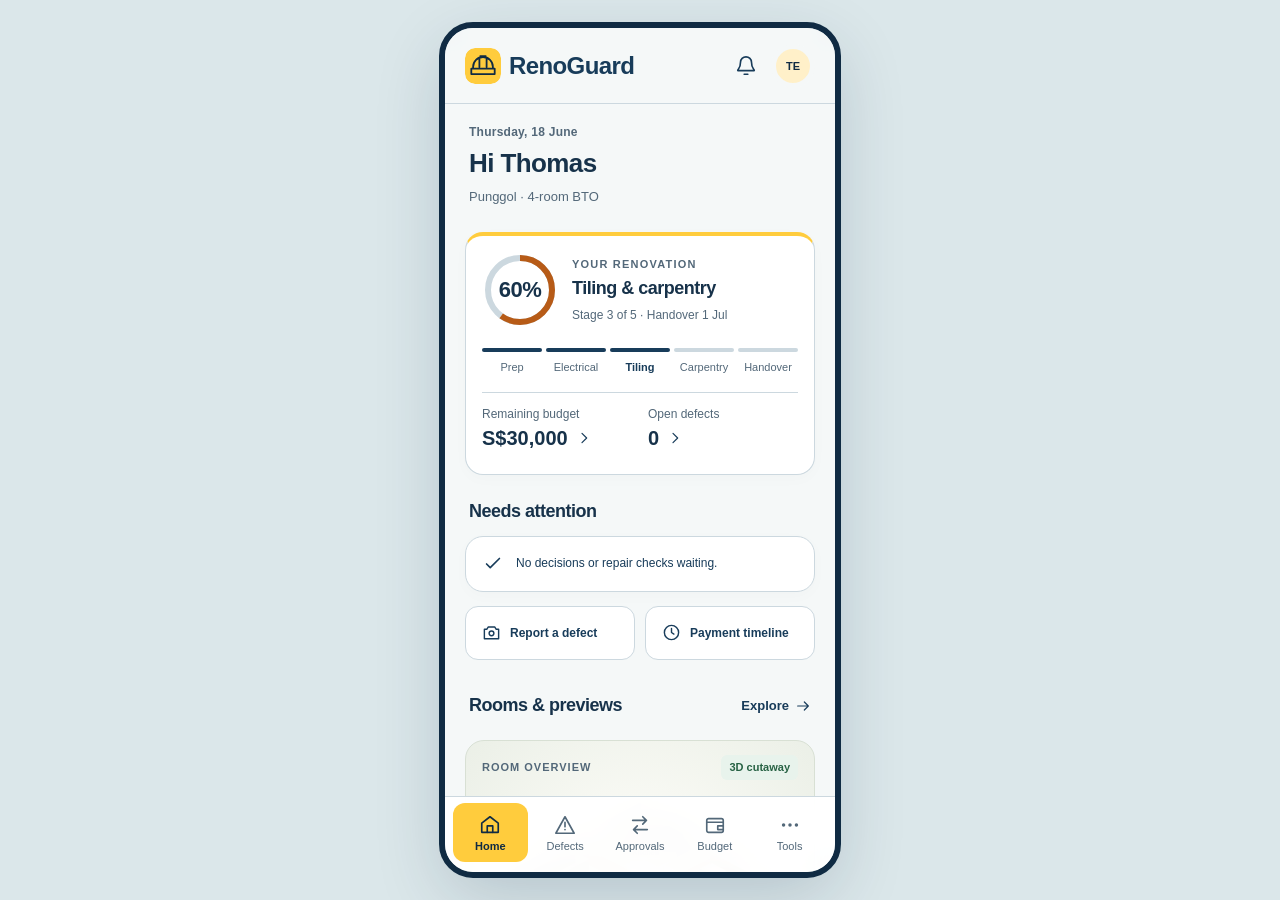
<file: index.html>
<!DOCTYPE html>
<html lang="en">
<head>
  <meta charset="utf-8">
  <script>
    (function (m, a, z, e) {
      var s, t, u, v;
      try {
        t = m.sessionStorage.getItem('maze-us');
      } catch (err) {}

      if (!t) {
        t = new Date().getTime();
        try {
          m.sessionStorage.setItem('maze-us', t);
        } catch (err) {}
      }

      u = document.currentScript || (function () {
        var w = document.getElementsByTagName('script');
        return w[w.length - 1];
      })();
      v = u && u.nonce;

      s = a.createElement('script');
      s.src = z + '?apiKey=' + e;
      s.async = true;
      if (v) s.setAttribute('nonce', v);
      a.getElementsByTagName('head')[0].appendChild(s);
      m.mazeUniversalSnippetApiKey = e;
    })(window, document, 'https://snippet.maze.co/maze-universal-loader.js', 'ede470fb-8637-4a8c-a53a-3ca6eed5175e');
  </script>
  <meta name="viewport" content="width=device-width, initial-scale=1, viewport-fit=cover">
  <meta name="theme-color" content="#183c5a">
  <meta name="description" content="RenoGuard for mobile. Review renovation changes, track defects, and stay in control of your project budget.">
  <title>RenoGuard · Mobile</title>
  <link rel="icon" href="assets/renoguard-mark.svg" type="image/svg+xml">
  <link rel="preload" href="assets/bathroom.webp" as="image">
  <link rel="stylesheet" href="mobile/styles.css">
  <script src="shared/project-store.js" defer></script>
  <script src="mobile/room-model.js" defer></script>
  <script src="mobile/comparison.js" defer></script>
  <script src="mobile/loop11-completion.js" defer></script>
  <script src="mobile/app.js" defer></script>
</head>
<body>
  <div class="startup" id="startup" aria-label="Preparing your project"><span class="startup-logo"><img src="assets/renoguard-mark.svg" width="64" height="64" alt=""></span><strong>RenoGuard</strong><p>Loading project…</p><span class="startup-track"><i></i></span></div>
  <a class="skip-link" href="#content">Skip to screen content</a>
  <svg class="icon-sprite" xmlns="http://www.w3.org/2000/svg" aria-hidden="true">
    <symbol id="i-home" viewBox="0 0 24 24"><path d="m3 10 9-7 9 7v10H3z"/><path d="M9 20v-7h6v7"/></symbol>
    <symbol id="i-rooms" viewBox="0 0 24 24"><rect x="3" y="3" width="18" height="18" rx="2"/><path d="M3 12h8m4 0h6M12 3v5m0 8v5"/></symbol>
    <symbol id="i-defects" viewBox="0 0 24 24"><path d="m12 3 10 18H2zM12 9v5m0 3v.1"/></symbol>
    <symbol id="i-changes" viewBox="0 0 24 24"><path d="M4 7h15m-4-4 4 4-4 4M20 17H5m4-4-4 4 4 4"/></symbol>
    <symbol id="i-budget" viewBox="0 0 24 24"><rect x="3" y="5" width="18" height="15" rx="2"/><path d="M3 9h18m0 4h-6v4h6"/></symbol>
    <symbol id="i-bell" viewBox="0 0 24 24"><path d="M18 8a6 6 0 0 0-12 0c0 7-3 7-3 9h18c0-2-3-2-3-9M10 21h4"/></symbol>
    <symbol id="i-right" viewBox="0 0 24 24"><path d="m9 5 7 7-7 7"/></symbol>
    <symbol id="i-arrow" viewBox="0 0 24 24"><path d="M4 12h16m-6-6 6 6-6 6"/></symbol>
    <symbol id="i-back" viewBox="0 0 24 24"><path d="M20 12H4m6-6-6 6 6 6"/></symbol>
    <symbol id="i-check" viewBox="0 0 24 24"><path d="m5 12 4 4L19 6"/></symbol>
    <symbol id="i-clock" viewBox="0 0 24 24"><circle cx="12" cy="12" r="9"/><path d="M12 7v5l3 2"/></symbol>
    <symbol id="i-file" viewBox="0 0 24 24"><path d="M14 3H5v18h14V8zM14 3v5h5M8 12h8m-8 4h6"/></symbol>
    <symbol id="i-plus" viewBox="0 0 24 24"><path d="M12 5v14M5 12h14"/></symbol>
    <symbol id="i-search" viewBox="0 0 24 24"><circle cx="10" cy="10" r="6"/><path d="m15 15 6 6"/></symbol>
    <symbol id="i-close" viewBox="0 0 24 24"><path d="m6 6 12 12M6 18 18 6"/></symbol>
    <symbol id="i-camera" viewBox="0 0 24 24"><path d="M8 5 6 8H3v12h18V8h-3l-2-3z"/><circle cx="12" cy="13" r="3"/></symbol>
    <symbol id="i-info" viewBox="0 0 24 24"><circle cx="12" cy="12" r="9"/><path d="M12 11v6m0-10v.1"/></symbol>
    <symbol id="i-sparkles" viewBox="0 0 24 24"><path d="m10 3 2.5 6.5L19 12l-6.5 2.5L10 21l-2.5-6.5L1 12l6.5-2.5zM19 2v5m-2.5-2.5h5"/></symbol>
    <symbol id="i-send" viewBox="0 0 24 24"><path d="m21 3-7 18-4-10-7-4zM10 11 21 3"/></symbol>
    <symbol id="i-refresh" viewBox="0 0 24 24"><path d="M20 7v5h-5M4 17v-5h5M5 8a8 8 0 0 1 13-3l2 2M4 17l2 2a8 8 0 0 0 13-3"/></symbol>
    <symbol id="i-more" viewBox="0 0 24 24"><circle cx="5" cy="12" r="1"/><circle cx="12" cy="12" r="1"/><circle cx="19" cy="12" r="1"/></symbol>
  </svg>
  <div class="mobile-app">
    <div class="app-viewport">
    <header class="app-header">
      <button class="icon-button back-button" data-action="back" aria-label="Back to previous screen" hidden><svg><use href="#i-back"/></svg></button>
      <a class="brand" href="#overview" aria-label="RenoGuard overview"><img class="brand-mark" src="assets/renoguard-mark.svg" width="36" height="36" alt="">RenoGuard</a>
      <span class="header-context" id="header-context" hidden></span>
      <div class="header-actions"><a class="icon-button header-home" href="#overview" aria-label="Back to home" hidden><svg><use href="#i-home"/></svg></a><a class="icon-button notification-button" href="#updates" aria-label="Project updates"><svg><use href="#i-bell"/></svg><span class="notification-dot" id="notification-dot"></span></a><a class="avatar" href="#profile" aria-label="Your profile">TE</a></div>
    </header>
    <main id="content" tabindex="-1"></main>
    </div>
    <div class="variation-actions" id="variation-actions" aria-label="Variation actions" hidden></div>
    <nav class="bottom-nav" aria-label="Main navigation">
      <a href="#overview" data-tab="overview" aria-current="page"><svg><use href="#i-home"/></svg><span>Home</span></a>
      <a href="#defects" data-tab="defects"><svg><use href="#i-defects"/></svg><span>Defects</span><span class="nav-dot" id="defect-nav-dot" hidden></span></a>
      <a href="#changes" data-tab="changes"><svg><use href="#i-changes"/></svg><span>Approvals</span><span class="nav-dot" id="change-nav-dot"></span></a>
      <a href="#budget" data-tab="budget"><svg><use href="#i-budget"/></svg><span>Budget</span></a>
      <a href="#more" data-tab="more"><svg><use href="#i-more"/></svg><span>Tools</span></a>
    </nav>
  </div>
  <dialog id="room-dialog" class="room-dialog" aria-labelledby="room-dialog-title"><div id="room-dialog-content"></div></dialog>
  <div class="sr-only" id="announcements" role="status" aria-live="polite"></div>
  <noscript><style>.startup{display:none}</style><p class="noscript">Enable JavaScript to use the prototype.</p></noscript>
  <script src="https://cdn.loop11.com/embed.js" type="text/javascript" async="async"></script>
</body>
</html>
</file>
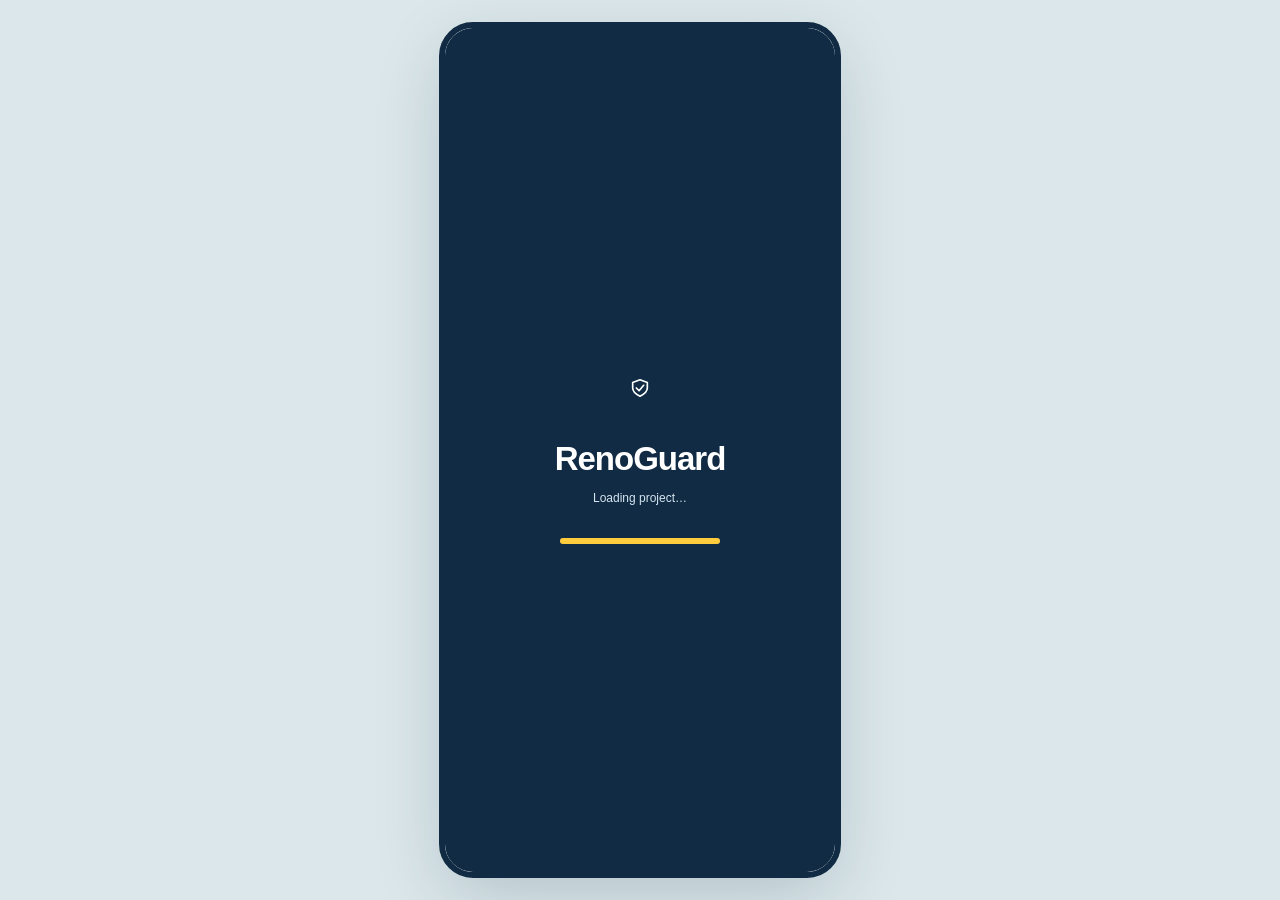
<file: mobile/index.html>
<!DOCTYPE html>
<html lang="en">
<head>
  <meta charset="utf-8">
  <meta name="viewport" content="width=device-width, initial-scale=1, viewport-fit=cover">
  <meta name="theme-color" content="#174d43">
  <meta name="description" content="RenoGuard for mobile. Review renovation changes, track defects, and stay in control of your project budget.">
  <title>RenoGuard · Mobile</title>
  <link rel="preload" href="/assets/bathroom.webp" as="image">
  <link rel="stylesheet" href="/mobile/styles.css">
  <script src="/shared/project-store.js" defer></script>
  <script src="/mobile/room-model.js" defer></script>
  <script src="/mobile/app.js" defer></script>
</head>
<body>
  <div class="startup" id="startup" aria-label="Preparing your project"><span class="startup-logo"><svg aria-hidden="true"><use href="#i-shield"/></svg></span><strong>RenoGuard</strong><p>Loading project…</p><span class="startup-track"><i></i></span></div>
  <a class="skip-link" href="#content">Skip to screen content</a>
  <svg class="icon-sprite" xmlns="http://www.w3.org/2000/svg" aria-hidden="true">
    <symbol id="i-shield" viewBox="0 0 24 24"><path d="m12 3 8 3v6c0 5-8 9-8 9s-8-4-8-9V6z"/><path d="m8 12 3 3 5-6"/></symbol>
    <symbol id="i-home" viewBox="0 0 24 24"><path d="m3 10 9-7 9 7v10H3z"/><path d="M9 20v-7h6v7"/></symbol>
    <symbol id="i-rooms" viewBox="0 0 24 24"><rect x="3" y="3" width="18" height="18" rx="2"/><path d="M3 12h8m4 0h6M12 3v5m0 8v5"/></symbol>
    <symbol id="i-defects" viewBox="0 0 24 24"><path d="m12 3 10 18H2zM12 9v5m0 3v.1"/></symbol>
    <symbol id="i-changes" viewBox="0 0 24 24"><path d="M4 7h15m-4-4 4 4-4 4M20 17H5m4-4-4 4 4 4"/></symbol>
    <symbol id="i-budget" viewBox="0 0 24 24"><rect x="3" y="5" width="18" height="15" rx="2"/><path d="M3 9h18m0 4h-6v4h6"/></symbol>
    <symbol id="i-bell" viewBox="0 0 24 24"><path d="M18 8a6 6 0 0 0-12 0c0 7-3 7-3 9h18c0-2-3-2-3-9M10 21h4"/></symbol>
    <symbol id="i-right" viewBox="0 0 24 24"><path d="m9 5 7 7-7 7"/></symbol>
    <symbol id="i-arrow" viewBox="0 0 24 24"><path d="M4 12h16m-6-6 6 6-6 6"/></symbol>
    <symbol id="i-back" viewBox="0 0 24 24"><path d="M20 12H4m6-6-6 6 6 6"/></symbol>
    <symbol id="i-check" viewBox="0 0 24 24"><path d="m5 12 4 4L19 6"/></symbol>
    <symbol id="i-clock" viewBox="0 0 24 24"><circle cx="12" cy="12" r="9"/><path d="M12 7v5l3 2"/></symbol>
    <symbol id="i-file" viewBox="0 0 24 24"><path d="M14 3H5v18h14V8zM14 3v5h5M8 12h8m-8 4h6"/></symbol>
    <symbol id="i-plus" viewBox="0 0 24 24"><path d="M12 5v14M5 12h14"/></symbol>
    <symbol id="i-search" viewBox="0 0 24 24"><circle cx="10" cy="10" r="6"/><path d="m15 15 6 6"/></symbol>
    <symbol id="i-close" viewBox="0 0 24 24"><path d="m6 6 12 12M6 18 18 6"/></symbol>
    <symbol id="i-camera" viewBox="0 0 24 24"><path d="M8 5 6 8H3v12h18V8h-3l-2-3z"/><circle cx="12" cy="13" r="3"/></symbol>
    <symbol id="i-info" viewBox="0 0 24 24"><circle cx="12" cy="12" r="9"/><path d="M12 11v6m0-10v.1"/></symbol>
    <symbol id="i-sparkles" viewBox="0 0 24 24"><path d="m10 3 2.5 6.5L19 12l-6.5 2.5L10 21l-2.5-6.5L1 12l6.5-2.5zM19 2v5m-2.5-2.5h5"/></symbol>
    <symbol id="i-send" viewBox="0 0 24 24"><path d="m21 3-7 18-4-10-7-4zM10 11 21 3"/></symbol>
    <symbol id="i-refresh" viewBox="0 0 24 24"><path d="M20 7v5h-5M4 17v-5h5M5 8a8 8 0 0 1 13-3l2 2M4 17l2 2a8 8 0 0 0 13-3"/></symbol>
    <symbol id="i-more" viewBox="0 0 24 24"><circle cx="5" cy="12" r="1"/><circle cx="12" cy="12" r="1"/><circle cx="19" cy="12" r="1"/></symbol>
  </svg>
  <div class="mobile-app">
    <div class="app-viewport">
    <header class="app-header">
      <button class="icon-button back-button" data-action="back" aria-label="Back to previous screen" hidden><svg><use href="#i-back"/></svg></button>
      <a class="brand" href="#overview" aria-label="RenoGuard overview"><span class="brand-mark"><svg><use href="#i-shield"/></svg></span>renoguard<span class="brand-dot">.</span></a>
      <span class="header-context" id="header-context" hidden></span>
      <div class="header-actions"><a class="icon-button header-home" href="#overview" aria-label="Back to home" hidden><svg><use href="#i-home"/></svg></a><a class="icon-button notification-button" href="#updates" aria-label="Project updates"><svg><use href="#i-bell"/></svg><span class="notification-dot" id="notification-dot"></span></a><a class="avatar" href="#profile" aria-label="Your profile">TE</a></div>
    </header>
    <div id="storage-notice" class="storage-notice" hidden>Saving is unavailable in this browser. Your changes may disappear after a reload.</div>
    <main id="content" tabindex="-1"></main>
    </div>
    <nav class="bottom-nav" aria-label="Main navigation">
      <a href="#overview" data-tab="overview" aria-current="page"><svg><use href="#i-home"/></svg><span>Home</span></a>
      <a href="#defects" data-tab="defects"><svg><use href="#i-defects"/></svg><span>Defects</span><span class="nav-dot" id="defect-nav-dot" hidden></span></a>
      <a href="#changes" data-tab="changes"><svg><use href="#i-changes"/></svg><span>Approvals</span><span class="nav-dot" id="change-nav-dot"></span></a>
      <a href="#budget" data-tab="budget"><svg><use href="#i-budget"/></svg><span>Budget</span></a>
      <a href="#more" data-tab="more"><svg><use href="#i-more"/></svg><span>Tools</span></a>
    </nav>
  </div>
  <dialog id="room-dialog" class="room-dialog" aria-labelledby="room-dialog-title"><div id="room-dialog-content"></div></dialog>
  <div class="sr-only" id="announcements" role="status" aria-live="polite"></div>
  <noscript><style>.startup{display:none}</style><p class="noscript">Enable JavaScript to use the prototype.</p></noscript>
</body>
</html>
</file>
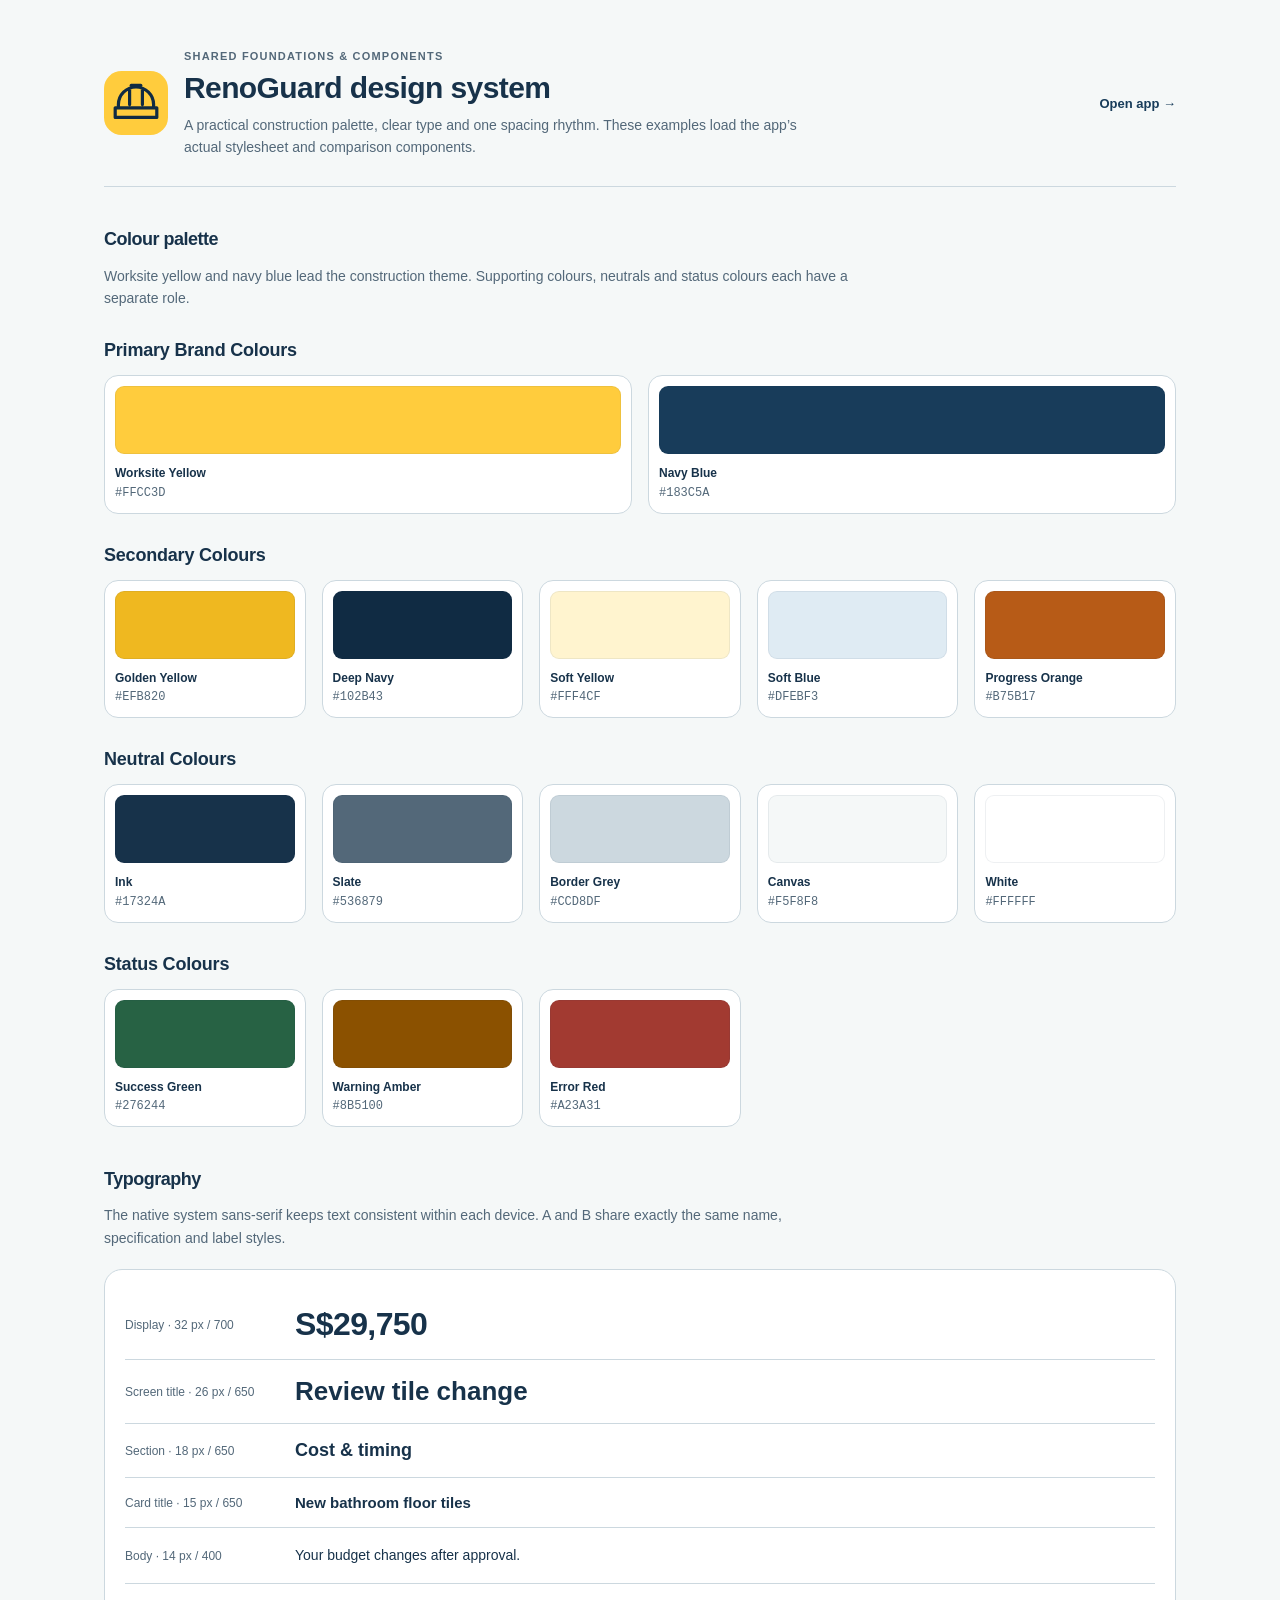
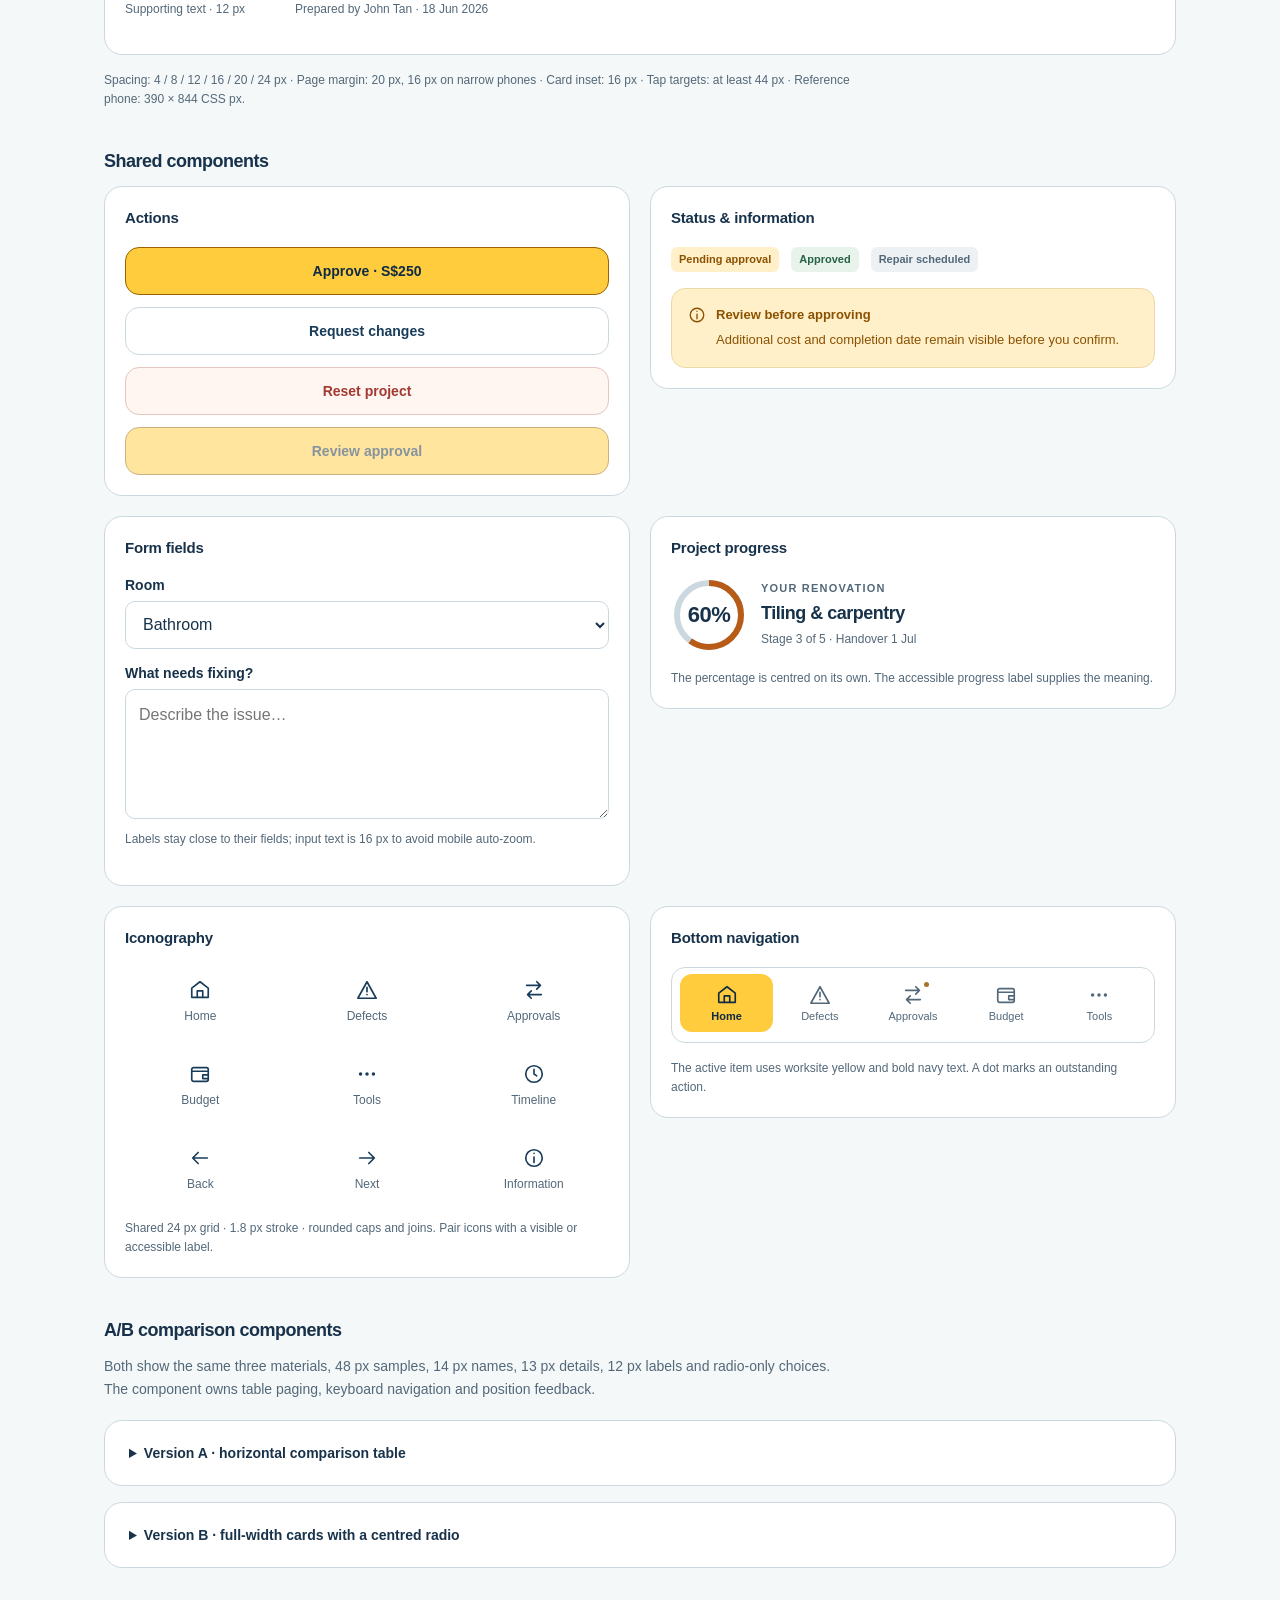
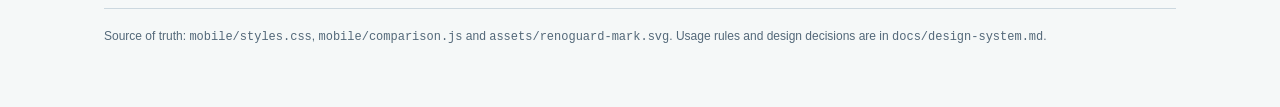
<file: docs/design-system.html>
<!doctype html>
<html lang="en">
<head>
  <meta charset="utf-8">
  <meta name="viewport" content="width=device-width,initial-scale=1">
  <base href="../">
  <title>RenoGuard · Design system</title>
  <link rel="icon" href="assets/renoguard-mark.svg">
  <link rel="stylesheet" href="mobile/styles.css">
  <script src="mobile/comparison.js" defer></script>
  <style>
    html,body { height:auto; min-height:100%; overflow:visible; }
    body { background:var(--canvas); }
    .reference { max-width:1120px; min-height:0; margin:auto; padding:48px 24px 64px; }
    .reference-header { display:flex; align-items:center; gap:16px; padding-bottom:28px; border-bottom:1px solid var(--line); }
    .reference-header > img { width:64px; height:64px; flex:none; }
    .reference-header h1 { font-size:30px; margin:4px 0 8px; }
    .reference-header p { max-width:650px; color:var(--muted); }
    .reference-header > a { margin-left:auto; white-space:nowrap; }
    .reference-section { margin-top:40px; scroll-margin-top:16px; }
    .reference-section > h2 { margin-bottom:12px; }
    .reference-section > p { max-width:750px; margin-bottom:20px; color:var(--muted); }
    .palette { display:grid; grid-template-columns:repeat(5,minmax(0,1fr)); gap:16px; }
    .palette-primary { grid-template-columns:repeat(2,minmax(0,1fr)); }
    #colours h3 { margin:28px 0 12px; font-size:18px; }
    .swatch { padding:10px; border:1px solid var(--line); border-radius:14px; background:var(--white); }
    .swatch-colour { height:68px; margin-bottom:10px; border:1px solid #17324a12; border-radius:9px; background:var(--swatch); }
    .swatch strong,.swatch code { display:block; font-size:12px; line-height:1.6; }
    .swatch code { color:var(--muted); }
    .component-grid { display:grid; grid-template-columns:repeat(2,minmax(0,1fr)); align-items:start; gap:20px; }
    .component { min-width:0; padding:20px; border:1px solid var(--line); border-radius:18px; background:var(--white); }
    .component > h3 { margin-bottom:18px; font-size:15px; }
    .component .stack { gap:12px; }
    .icon-catalogue { display:grid; grid-template-columns:repeat(3,minmax(0,1fr)); gap:16px; }
    .icon-catalogue div { display:grid; justify-items:center; gap:8px; padding:12px 4px; color:var(--primary); }
    .icon-catalogue small { font-size:12px; color:var(--muted); }
    .pill-row { display:flex; flex-wrap:wrap; gap:12px; }
    .type-row { display:grid; grid-template-columns:150px minmax(0,1fr); align-items:center; gap:20px; padding:16px 0; border-bottom:1px solid var(--line); }
    .type-row:last-child { border-bottom:0; }
    .type-row > small { color:var(--muted); }
    .type-display { font-size:32px; font-weight:700; letter-spacing:-.6px; }
    .type-title { font-size:var(--text-title); font-weight:650; line-height:1.2; }
    .type-section { font-size:var(--text-section); font-weight:650; }
    .type-item { font-size:var(--text-item); font-weight:650; }
    .type-body { font-size:var(--text-body); line-height:1.6; }
    .type-note { font-size:var(--text-small); line-height:1.5; color:var(--muted); }
    .scale-note { padding:16px 0 0; color:var(--muted); font-size:12px; }
    .specimen { width:100%; max-width:390px; margin:16px auto 0; padding:20px; border-radius:20px; background:var(--canvas); }
    .reference details { border:1px solid var(--line); border-radius:18px; padding:16px; background:var(--white); }
    .reference details + details { margin-top:16px; }
    .reference summary { padding:8px; font-size:14px; font-weight:650; cursor:pointer; }
    .reference footer { margin-top:40px; padding-top:20px; border-top:1px solid var(--line); color:var(--muted); font-size:12px; }
    .component .field { margin:0 0 16px; }
    .component .notice { margin-top:16px; }
    .reference .reference-nav { position:static; left:auto; transform:none; width:100%; max-width:none; border:1px solid var(--line); border-radius:14px; }
    .reference .comparison-options { font-family:inherit; }
    @media(max-width:700px) { .reference { padding:24px 16px 40px; } .palette { grid-template-columns:repeat(3,minmax(0,1fr)); } .component-grid { grid-template-columns:1fr; } .reference-header { flex-wrap:wrap; } .reference-header > a { margin-left:80px; } }
    @media(max-width:420px) { .palette { grid-template-columns:repeat(2,minmax(0,1fr)); } .type-row { grid-template-columns:1fr; gap:8px; } .specimen { padding:12px; } .reference details { padding:8px; } }
  </style>
</head>
<body>
  <svg class="icon-sprite" xmlns="http://www.w3.org/2000/svg" aria-hidden="true">
    <symbol id="i-back" viewBox="0 0 24 24"><path d="M20 12H4m6-6-6 6 6 6"/></symbol>
    <symbol id="i-arrow" viewBox="0 0 24 24"><path d="M4 12h16m-6-6 6 6-6 6"/></symbol>
    <symbol id="i-clock" viewBox="0 0 24 24"><circle cx="12" cy="12" r="9"/><path d="M12 7v5l3 2"/></symbol>
    <symbol id="i-info" viewBox="0 0 24 24"><circle cx="12" cy="12" r="9"/><path d="M12 11v6m0-10v.1"/></symbol>
    <symbol id="i-home" viewBox="0 0 24 24"><path d="m3 10 9-7 9 7v10H3z"/><path d="M9 20v-7h6v7"/></symbol>
    <symbol id="i-defects" viewBox="0 0 24 24"><path d="m12 3 10 18H2zM12 9v5m0 3v.1"/></symbol>
    <symbol id="i-changes" viewBox="0 0 24 24"><path d="M4 7h15m-4-4 4 4-4 4M20 17H5m4-4-4 4 4 4"/></symbol>
    <symbol id="i-budget" viewBox="0 0 24 24"><rect x="3" y="5" width="18" height="15" rx="2"/><path d="M3 9h18m0 4h-6v4h6"/></symbol>
    <symbol id="i-more" viewBox="0 0 24 24"><circle cx="5" cy="12" r="1"/><circle cx="12" cy="12" r="1"/><circle cx="19" cy="12" r="1"/></symbol>
  </svg>
  <main class="reference">
    <header class="reference-header">
      <img src="assets/renoguard-mark.svg" width="64" height="64" alt="RenoGuard hard-hat logo">
      <div><p class="eyebrow">Shared foundations & components</p><h1>RenoGuard design system</h1><p>A practical construction palette, clear type and one spacing rhythm. These examples load the app’s actual stylesheet and comparison components.</p></div>
      <a class="text-link" href="./">Open app →</a>
    </header>

    <section class="reference-section" id="colours">
<h2>Colour palette</h2><p>Worksite yellow and navy blue lead the construction theme. Supporting colours, neutrals and status colours each have a separate role.</p>
<h3>Primary Brand Colours</h3><div class="palette palette-primary"><div class="swatch"><div class="swatch-colour" style="--swatch:var(--build-yellow)"></div><strong>Worksite Yellow</strong><code>#FFCC3D</code></div><div class="swatch"><div class="swatch-colour" style="--swatch:var(--primary)"></div><strong>Navy Blue</strong><code>#183C5A</code></div></div>
<h3>Secondary Colours</h3><div class="palette"><div class="swatch"><div class="swatch-colour" style="--swatch:var(--build-yellow-pressed)"></div><strong>Golden Yellow</strong><code>#EFB820</code></div><div class="swatch"><div class="swatch-colour" style="--swatch:var(--primary-dark)"></div><strong>Deep Navy</strong><code>#102B43</code></div><div class="swatch"><div class="swatch-colour" style="--swatch:var(--build-yellow-soft)"></div><strong>Soft Yellow</strong><code>#FFF4CF</code></div><div class="swatch"><div class="swatch-colour" style="--swatch:var(--primary-soft)"></div><strong>Soft Blue</strong><code>#DFEBF3</code></div><div class="swatch"><div class="swatch-colour" style="--swatch:var(--build-orange)"></div><strong>Progress Orange</strong><code>#B75B17</code></div></div>
<h3>Neutral Colours</h3><div class="palette"><div class="swatch"><div class="swatch-colour" style="--swatch:var(--ink)"></div><strong>Ink</strong><code>#17324A</code></div><div class="swatch"><div class="swatch-colour" style="--swatch:var(--muted)"></div><strong>Slate</strong><code>#536879</code></div><div class="swatch"><div class="swatch-colour" style="--swatch:var(--line)"></div><strong>Border Grey</strong><code>#CCD8DF</code></div><div class="swatch"><div class="swatch-colour" style="--swatch:var(--canvas)"></div><strong>Canvas</strong><code>#F5F8F8</code></div><div class="swatch"><div class="swatch-colour" style="--swatch:var(--white)"></div><strong>White</strong><code>#FFFFFF</code></div></div>
<h3>Status Colours</h3><div class="palette"><div class="swatch"><div class="swatch-colour" style="--swatch:var(--success)"></div><strong>Success Green</strong><code>#276244</code></div><div class="swatch"><div class="swatch-colour" style="--swatch:var(--amber)"></div><strong>Warning Amber</strong><code>#8B5100</code></div><div class="swatch"><div class="swatch-colour" style="--swatch:var(--red)"></div><strong>Error Red</strong><code>#A23A31</code></div></div>
</section>

    <section class="reference-section" id="typography">
      <h2>Typography</h2><p>The native system sans-serif keeps text consistent within each device. A and B share exactly the same name, specification and label styles.</p>
      <div class="component">
        <div class="type-row"><small>Display · 32 px / 700</small><span class="type-display">S$29,750</span></div>
        <div class="type-row"><small>Screen title · 26 px / 650</small><span class="type-title">Review tile change</span></div>
        <div class="type-row"><small>Section · 18 px / 650</small><span class="type-section">Cost & timing</span></div>
        <div class="type-row"><small>Card title · 15 px / 650</small><span class="type-item">New bathroom floor tiles</span></div>
        <div class="type-row"><small>Body · 14 px / 400</small><span class="type-body">Your budget changes after approval.</span></div>
        <div class="type-row"><small>Supporting text · 12 px</small><span class="type-note">Prepared by John Tan · 18 Jun 2026</span></div>
      </div>
      <p class="scale-note">Spacing: 4 / 8 / 12 / 16 / 20 / 24 px · Page margin: 20 px, 16 px on narrow phones · Card inset: 16 px · Tap targets: at least 44 px · Reference phone: 390 × 844 CSS px.</p>
    </section>

    <section class="reference-section" id="components">
      <h2>Shared components</h2>
      <div class="component-grid">
        <div class="component"><h3>Actions</h3><div class="stack"><button class="button primary" type="button">Approve · S$250</button><button class="button secondary" type="button">Request changes</button><button class="button danger" type="button">Reset project</button><button class="button primary" type="button" disabled>Review approval</button></div></div>
        <div class="component"><h3>Status & information</h3><div class="pill-row"><span class="status amber">Pending approval</span><span class="status green">Approved</span><span class="status neutral">Repair scheduled</span></div><div class="notice amber"><svg aria-hidden="true"><use href="#i-info"/></svg><div><strong>Review before approving</strong>Additional cost and completion date remain visible before you confirm.</div></div></div>
        <div class="component"><h3>Form fields</h3><div class="field"><label for="sample-room">Room</label><select id="sample-room"><option>Bathroom</option><option>Kitchen</option></select></div><div class="field"><label for="sample-detail">What needs fixing?</label><textarea id="sample-detail" placeholder="Describe the issue…"></textarea><p class="help">Labels stay close to their fields; input text is 16 px to avoid mobile auto-zoom.</p></div></div>
        <div class="component"><h3>Project progress</h3><div class="progress-top"><span class="progress-ring" role="progressbar" aria-label="Renovation progress" aria-valuemin="0" aria-valuemax="100" aria-valuenow="60"><svg viewBox="0 0 76 76" aria-hidden="true"><circle class="progress-ring-track" cx="38" cy="38" r="32"/><circle class="progress-ring-fill" cx="38" cy="38" r="32" pathLength="100" stroke-dasharray="60 100" transform="rotate(-90 38 38)"/></svg><span class="progress-ring-copy"><strong>60%</strong></span></span><div><p class="eyebrow">Your renovation</p><h2>Tiling & carpentry</h2><p>Stage 3 of 5 · Handover 1 Jul</p></div></div><p class="scale-note">The percentage is centred on its own. The accessible progress label supplies the meaning.</p></div>
<div class="component"><h3>Iconography</h3><div class="icon-catalogue"><div><svg aria-hidden="true"><use href="#i-home"/></svg><small>Home</small></div><div><svg aria-hidden="true"><use href="#i-defects"/></svg><small>Defects</small></div><div><svg aria-hidden="true"><use href="#i-changes"/></svg><small>Approvals</small></div><div><svg aria-hidden="true"><use href="#i-budget"/></svg><small>Budget</small></div><div><svg aria-hidden="true"><use href="#i-more"/></svg><small>Tools</small></div><div><svg aria-hidden="true"><use href="#i-clock"/></svg><small>Timeline</small></div><div><svg aria-hidden="true"><use href="#i-back"/></svg><small>Back</small></div><div><svg aria-hidden="true"><use href="#i-arrow"/></svg><small>Next</small></div><div><svg aria-hidden="true"><use href="#i-info"/></svg><small>Information</small></div></div><p class="scale-note">Shared 24 px grid · 1.8 px stroke · rounded caps and joins. Pair icons with a visible or accessible label.</p></div>
        <div class="component" id="navigation-example"><h3>Bottom navigation</h3><nav class="bottom-nav reference-nav" aria-label="Navigation example"><a href="docs/design-system.html#navigation-example" aria-current="page"><svg aria-hidden="true"><use href="#i-home"/></svg><span>Home</span></a><a href="docs/design-system.html#navigation-example"><svg aria-hidden="true"><use href="#i-defects"/></svg><span>Defects</span></a><a href="docs/design-system.html#navigation-example"><svg aria-hidden="true"><use href="#i-changes"/></svg><span>Approvals</span><span class="nav-dot"></span></a><a href="docs/design-system.html#navigation-example"><svg aria-hidden="true"><use href="#i-budget"/></svg><span>Budget</span></a><a href="docs/design-system.html#navigation-example"><svg aria-hidden="true"><use href="#i-more"/></svg><span>Tools</span></a></nav><p class="scale-note">The active item uses worksite yellow and bold navy text. A dot marks an outstanding action.</p></div>
      </div>
    </section>

    <section class="reference-section" id="comparisons">
      <h2>A/B comparison components</h2><p>Both show the same three materials, 48 px samples, 14 px names, 13 px details, 12 px labels and radio-only choices. The component owns table paging, keyboard navigation and position feedback.</p>
      <details><summary>Version A · horizontal comparison table</summary><div class="specimen" id="reference-table"></div></details>
      <details><summary>Version B · full-width cards with a centred radio</summary><div class="specimen" id="reference-cards"></div></details>
    </section>
    <footer>Source of truth: <code>mobile/styles.css</code>, <code>mobile/comparison.js</code> and <code>assets/renoguard-mark.svg</code>. Usage rules and design decisions are in <code>docs/design-system.md</code>.</footer>
  </main>
  <script>
    document.addEventListener('DOMContentLoaded', () => {
      const component = window.RenoGuardComparison;
      [['reference-table','a'],['reference-cards','b']].forEach(([id,variant]) => {
        const target = document.getElementById(id);
        let controller;
        const draw = (selectedTile = null) => {
          controller?.destroy();
          target.innerHTML = component.render(variant, { selectedTile });
          target.querySelectorAll('input[type="radio"]').forEach(input => { input.name = id; });
          controller = component.mount(target, { initialIndex: Math.max(0,Object.keys(component.materials).indexOf(selectedTile)) });
        };
        target.addEventListener('change', event => { if (event.target.dataset.reviewTile) draw(event.target.dataset.reviewTile); });
        draw();
      });
    });
  </script>
</body>
</html>
</file>
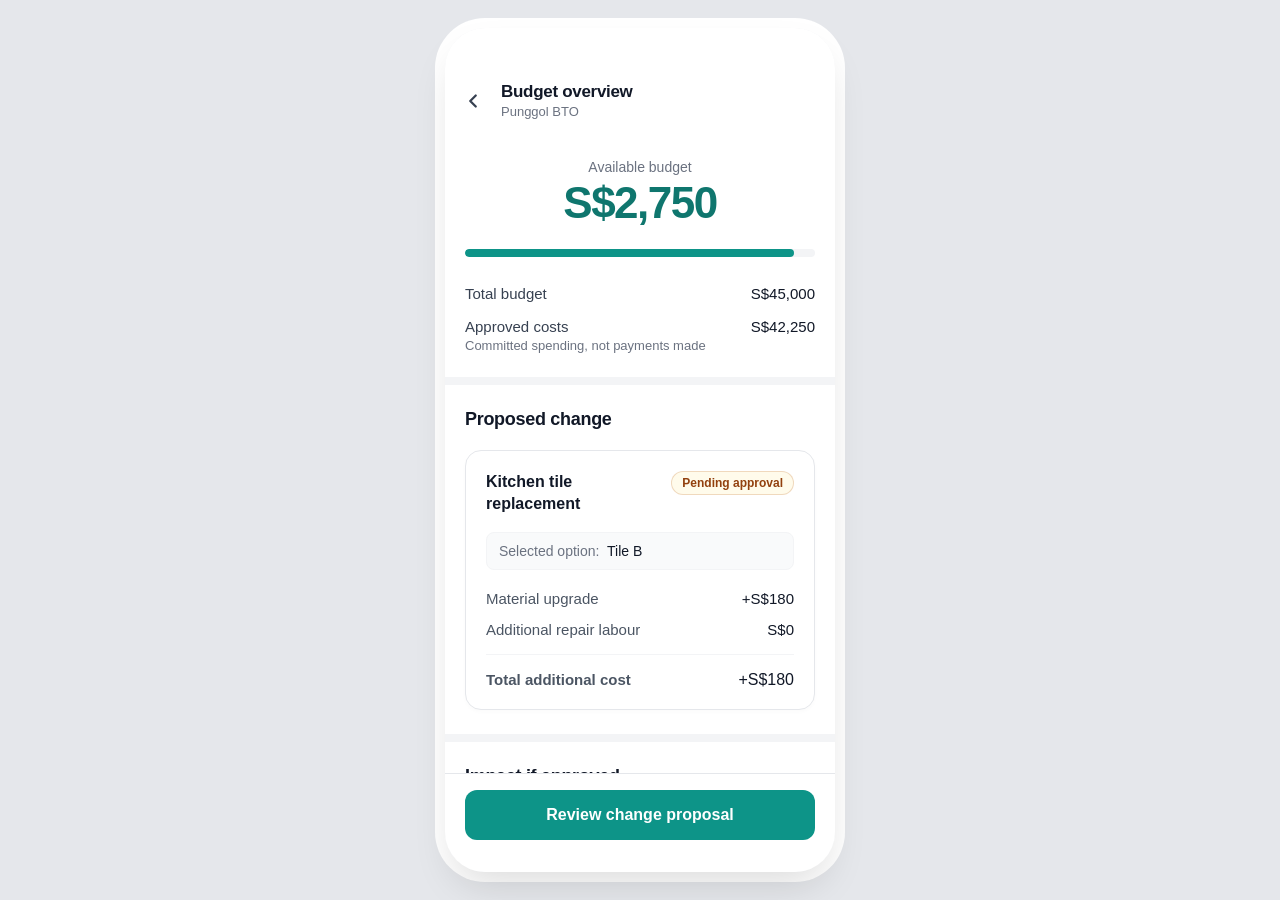
<file: drafts/budget.html>
<!DOCTYPE html>
<html lang="en">
<head>
  <meta charset="UTF-8">
  <meta name="viewport" content="width=device-width, initial-scale=1.0">
  <title>Budget Overview - Renoguard</title>
  <style>
    /* Design Tokens */
    :root {
      --teal-50: #F0FDFA;
      --teal-600: #0D9488;
      --teal-700: #0F766E;
      --gray-50: #F9FAFB;
      --gray-100: #F3F4F6;
      --gray-200: #E5E7EB;
      --gray-300: #D1D5DB;
      --gray-400: #9CA3AF;
      --gray-500: #6B7280;
      --gray-600: #4B5563;
      --gray-700: #374151;
      --gray-800: #1F2937;
      --gray-900: #111827;
      --amber-50: #FFFBEB;
      --amber-800: #92400E;
      --green-700: #15803D;
      --green-800: #166534;
    }

    * {
      box-sizing: border-box;
      margin: 0;
      padding: 0;
      font-family: -apple-system, BlinkMacSystemFont, "Segoe UI", Roboto, Helvetica, Arial, sans-serif;
      -webkit-font-smoothing: antialiased;
    }

    /* Presentation frame for desktop viewing */
    body {
      background-color: #E5E7EB;
      display: flex;
      justify-content: center;
      align-items: center;
      min-height: 100vh;
      color: var(--gray-900);
      padding: 20px;
    }

    .mobile-frame {
      width: 390px;
      height: 844px;
      background-color: var(--gray-100);
      border-radius: 40px;
      box-shadow: 0 20px 40px -10px rgba(0, 0, 0, 0.15), 0 0 0 10px #FFFFFF;
      overflow: hidden;
      display: flex;
      flex-direction: column;
      position: relative;
    }

    @media (max-width: 430px) {
      body { padding: 0; background-color: var(--gray-100); }
      .mobile-frame { width: 100vw; height: 100vh; border-radius: 0; box-shadow: none; }
    }

    /* Header */
    .header {
      background-color: #FFFFFF;
      padding: 54px 20px 16px;
      display: flex;
      align-items: center;
      gap: 12px;
      z-index: 10;
    }

    .back-btn {
      width: 32px;
      height: 32px;
      display: flex;
      align-items: center;
      justify-content: center;
      color: var(--gray-700);
      cursor: pointer;
      margin-left: -8px;
      border-radius: 50%;
    }

    .header-text { flex: 1; }

    .header-title {
      font-size: 17px;
      font-weight: 600;
      letter-spacing: -0.3px;
      color: var(--gray-900);
    }

    .header-subtitle {
      font-size: 13px;
      color: var(--gray-500);
      margin-top: 2px;
    }

    /* Main Content */
    .app-content {
      flex: 1;
      overflow-y: auto;
      display: flex;
      flex-direction: column;
      gap: 8px;
    }

    .section {
      background-color: #FFFFFF;
      padding: 24px 20px;
    }

    .section-title {
      font-size: 18px;
      font-weight: 600;
      margin-bottom: 20px;
      letter-spacing: -0.3px;
      color: var(--gray-900);
    }

    /* Budget Summary */
    .budget-available {
      text-align: center;
      margin-bottom: 24px;
    }

    .budget-available-label {
      font-size: 14px;
      color: var(--gray-500);
      margin-bottom: 6px;
      font-weight: 500;
    }

    .budget-available-amount {
      font-size: 44px;
      font-weight: 700;
      color: var(--teal-700);
      letter-spacing: -1.5px;
      line-height: 1;
    }

    .progress-container {
      margin-bottom: 28px;
    }

    .progress-bar-bg {
      height: 8px;
      background-color: var(--gray-100);
      border-radius: 4px;
      overflow: hidden;
    }

    .progress-bar-fill {
      height: 100%;
      background-color: var(--teal-600);
      width: 93.88%; /* 42250 / 45000 */
      border-radius: 4px;
    }

    .budget-row {
      display: flex;
      justify-content: space-between;
      align-items: flex-start;
      font-size: 15px;
      margin-bottom: 16px;
    }

    .budget-row:last-child { margin-bottom: 0; }

    .label-group {
      display: flex;
      flex-direction: column;
      gap: 3px;
    }

    .main-label { color: var(--gray-700); }
    .sub-label { color: var(--gray-500); font-size: 13px; }

    .value {
      font-weight: 500;
      color: var(--gray-900);
      text-align: right;
    }

    /* Proposed Change Card */
    .card {
      border: 1px solid var(--gray-200);
      border-radius: 16px;
      padding: 20px;
      background-color: #FFFFFF;
      box-shadow: 0 2px 4px rgba(0, 0, 0, 0.02);
    }

    .card-header {
      display: flex;
      justify-content: space-between;
      align-items: flex-start;
      margin-bottom: 16px;
      gap: 12px;
    }

    .card-title {
      font-size: 16px;
      font-weight: 600;
      line-height: 1.4;
      color: var(--gray-900);
    }

    .badge {
      background-color: var(--amber-50);
      color: var(--amber-800);
      border: 1px solid rgba(180, 83, 9, 0.2);
      font-size: 12px;
      font-weight: 600;
      padding: 4px 10px;
      border-radius: 20px;
      white-space: nowrap;
    }

    .card-option {
      font-size: 14px;
      font-weight: 500;
      color: var(--gray-900);
      margin-bottom: 20px;
      background-color: var(--gray-50);
      padding: 10px 12px;
      border-radius: 8px;
      border: 1px solid var(--gray-100);
    }

    .card-option-label {
      color: var(--gray-500);
      font-weight: 400;
      margin-right: 4px;
    }

    .divider {
      height: 1px;
      background-color: var(--gray-100);
      margin: 16px 0;
    }

    .card-row {
      display: flex;
      justify-content: space-between;
      font-size: 15px;
      margin-bottom: 14px;
    }

    .card-row:last-child { margin-bottom: 0; }
    .card-row .label { color: var(--gray-600); }

    .card-row.total {
      font-weight: 600;
      color: var(--gray-900);
      margin-top: 4px;
    }

    .card-row.total .value { font-size: 16px; }

    /* Impact Section */
    .impact-section { padding-bottom: 40px; }

    .comparison-block { margin-bottom: 24px; }

    .comparison-row {
      display: flex;
      justify-content: space-between;
      align-items: center;
      padding: 10px 0;
      font-size: 15px;
      border-bottom: 1px solid var(--gray-100);
    }

    .comparison-row:last-child { border-bottom: none; }
    .comparison-row .label { color: var(--gray-600); }

    .comparison-values {
      display: flex;
      align-items: center;
      gap: 12px;
    }

    .value-old { color: var(--gray-400); }
    .value-new { font-weight: 600; color: var(--gray-900); }

    .arrow-icon-small {
      width: 14px;
      height: 14px;
      color: var(--gray-300);
    }

    .impact-outcome {
      background-color: var(--gray-50);
      border: 1px solid var(--gray-200);
      padding: 20px;
      border-radius: 16px;
    }

    .outcome-title {
      font-size: 17px;
      font-weight: 600;
      color: var(--gray-900);
      margin-bottom: 10px;
      letter-spacing: -0.2px;
    }

    .success-message {
      display: flex;
      align-items: center;
      gap: 8px;
      font-size: 14px;
      font-weight: 500;
      color: var(--green-800);
      margin-bottom: 12px;
    }

    .check-icon {
      width: 18px;
      height: 18px;
      color: var(--green-700);
    }

    .info-note {
      font-size: 13px;
      color: var(--gray-600);
      line-height: 1.4;
    }

    /* Bottom Action */
    .bottom-bar {
      background-color: #FFFFFF;
      padding: 16px 20px 32px;
      border-top: 1px solid var(--gray-200);
    }

    .primary-btn {
      display: block;
      width: 100%;
      background-color: var(--teal-600);
      color: #FFFFFF;
      text-align: center;
      padding: 16px;
      border-radius: 12px;
      font-size: 16px;
      font-weight: 600;
      border: none;
      cursor: pointer;
      transition: background-color 0.2s;
    }

    .primary-btn:hover { background-color: var(--teal-700); }
    svg { display: block; }
  </style>
</head>
<body>

  <div class="mobile-frame">

    <!-- 1. Header -->
    <header class="header">
      <a class="back-btn" href="home.html" aria-label="Back to home">
        <svg xmlns="http://www.w3.org/2000/svg" viewBox="0 0 24 24" width="22" height="22" fill="none" stroke="currentColor" stroke-width="2.5" stroke-linecap="round" stroke-linejoin="round">
          <polyline points="15 18 9 12 15 6"></polyline>
        </svg>
      </a>
      <div class="header-text">
        <div class="header-title">Budget overview</div>
        <div class="header-subtitle">Punggol BTO</div>
      </div>
    </header>

    <!-- 2. Scrollable Content -->
    <main class="app-content">

      <!-- Current Budget Section -->
      <section class="section">
        <div class="budget-available">
          <div class="budget-available-label">Available budget</div>
          <div class="budget-available-amount">S$2,750</div>
        </div>

        <div class="progress-container">
          <div class="progress-bar-bg">
            <div class="progress-bar-fill"></div>
          </div>
        </div>

        <div class="budget-row">
          <span class="main-label">Total budget</span>
          <span class="value">S$45,000</span>
        </div>
        <div class="budget-row">
          <div class="label-group">
            <span class="main-label">Approved costs</span>
            <span class="sub-label">Committed spending, not payments made</span>
          </div>
          <span class="value">S$42,250</span>
        </div>
      </section>

      <!-- Proposed Change Section -->
      <section class="section">
        <h2 class="section-title">Proposed change</h2>
        <div class="card">
          <div class="card-header">
            <div class="card-title">Kitchen tile replacement</div>
            <div class="badge">Pending approval</div>
          </div>

          <div class="card-option">
            <span class="card-option-label">Selected option:</span> Tile B
          </div>

          <div class="card-row">
            <span class="label">Material upgrade</span>
            <span class="value">+S$180</span>
          </div>
          <div class="card-row">
            <span class="label">Additional repair labour</span>
            <span class="value">S$0</span>
          </div>

          <div class="divider"></div>

          <div class="card-row total">
            <span class="label">Total additional cost</span>
            <span class="value">+S$180</span>
          </div>
        </div>
      </section>

      <!-- Impact Section -->
      <section class="section impact-section">
        <h2 class="section-title">Impact if approved</h2>

        <div class="comparison-block">
          <div class="comparison-row">
            <span class="label">Approved costs</span>
            <div class="comparison-values">
              <span class="value-old">S$42,250</span>
              <svg class="arrow-icon-small" xmlns="http://www.w3.org/2000/svg" viewBox="0 0 24 24" fill="none" stroke="currentColor" stroke-width="2" stroke-linecap="round" stroke-linejoin="round">
                <line x1="5" y1="12" x2="19" y2="12"></line>
                <polyline points="12 5 19 12 12 19"></polyline>
              </svg>
              <span class="value-new">S$42,430</span>
            </div>
          </div>
          <div class="comparison-row">
            <span class="label">Available budget</span>
            <div class="comparison-values">
              <span class="value-old">S$2,750</span>
              <svg class="arrow-icon-small" xmlns="http://www.w3.org/2000/svg" viewBox="0 0 24 24" fill="none" stroke="currentColor" stroke-width="2" stroke-linecap="round" stroke-linejoin="round">
                <line x1="5" y1="12" x2="19" y2="12"></line>
                <polyline points="12 5 19 12 12 19"></polyline>
              </svg>
              <span class="value-new">S$2,570</span>
            </div>
          </div>
        </div>

        <div class="impact-outcome">
          <div class="outcome-title">S$2,570 remaining if approved</div>
          <div class="success-message">
            <svg class="check-icon" xmlns="http://www.w3.org/2000/svg" viewBox="0 0 24 24" fill="currentColor">
              <path fill-rule="evenodd" d="M12 2C6.48 2 2 6.48 2 12s4.48 10 10 10 10-4.48 10-10S17.52 2 12 2zm-2 15l-5-5 1.41-1.41L10 14.17l7.59-7.59L19 8l-9 9z" clip-rule="evenodd" />
            </svg>
            Within your budget.
          </div>
          <div class="info-note">
            This change has not been added to your approved costs.
          </div>
        </div>
      </section>

    </main>

    <!-- 3. Bottom Action -->
    <div class="bottom-bar">
      <a class="primary-btn" href="home.html#proposal" style="text-decoration:none">Review change proposal</a>
    </div>

  </div>

</body>
</html>
</file>
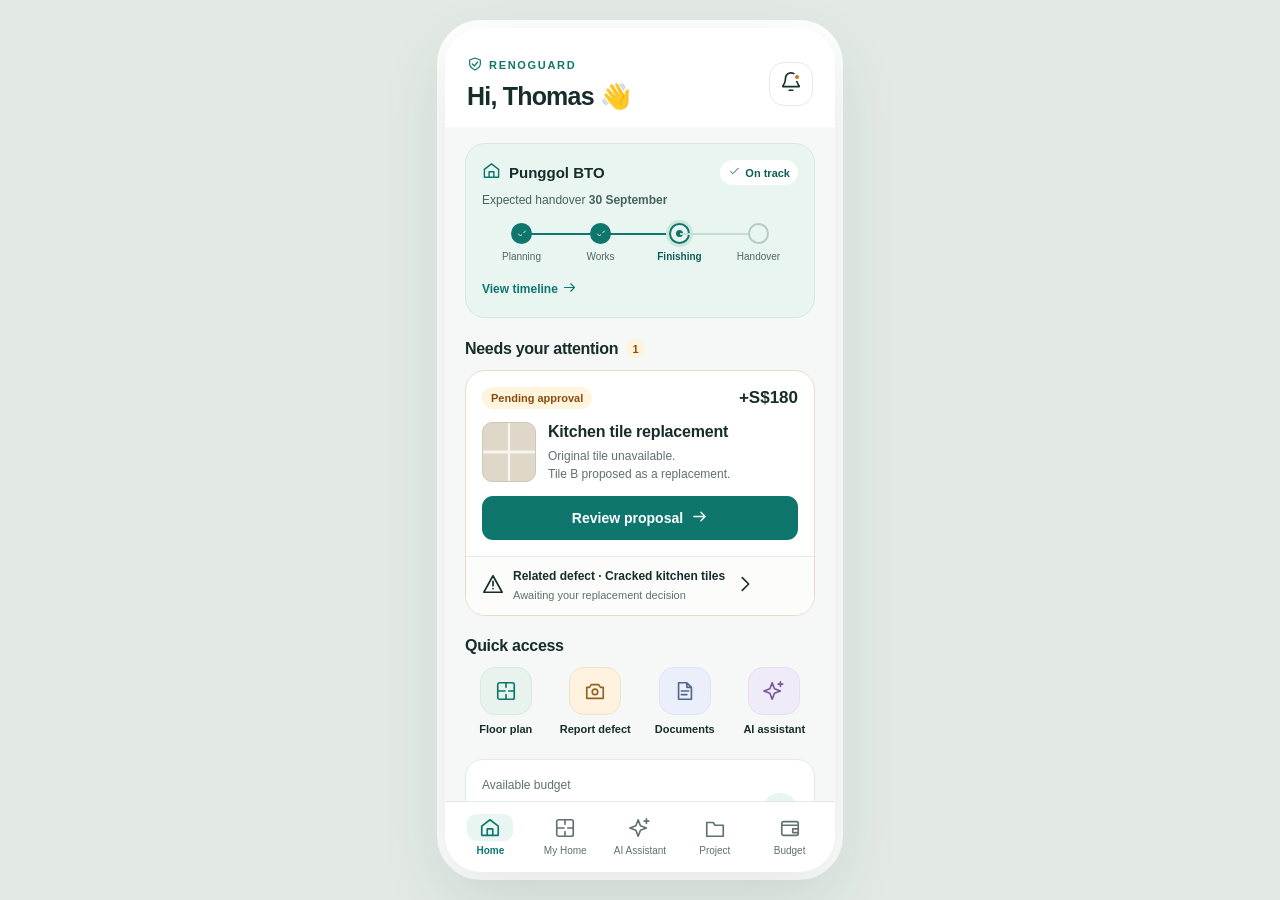
<file: drafts/home.html>
<!DOCTYPE html>
<html lang="en">
<head>
  <meta charset="UTF-8">
  <meta name="viewport" content="width=device-width, initial-scale=1">
  <meta name="theme-color" content="#0f766e">
  <title>Home · Renoguard</title>
  <style>
    :root {
      --teal: #0f766e; --teal-dark: #115e59; --mint: #e8f5f1;
      --ink: #172d2b; --muted: #60716f; --line: #e3ebe7;
      --surface: #f5f8f6; --amber: #8b4b10; --amber-bg: #fff4dc;
    }
    * { box-sizing: border-box; }
    body { margin: 0; background: #e3eae6; color: var(--ink); font-family: -apple-system, BlinkMacSystemFont, "Segoe UI", sans-serif; display: grid; place-items: center; min-height: 100vh; padding: 24px; -webkit-font-smoothing: antialiased; }
    button, input, textarea, select { font: inherit; }
    button, a { -webkit-tap-highlight-color: transparent; }
    button { cursor: pointer; }
    button, a, input, textarea, select { touch-action: manipulation; }
    button:focus-visible, a:focus-visible, input:focus-visible, textarea:focus-visible, select:focus-visible { outline: 3px solid #b76809; outline-offset: 3px; }
    a { color: inherit; text-decoration: none; }
    h1, h2, h3, p { margin: 0; }
    svg { width: 22px; height: 22px; flex: none; }
    .phone { width: 390px; height: 844px; display: flex; flex-direction: column; overflow: hidden; border-radius: 36px; background: var(--surface); box-shadow: 0 24px 65px #173f3020, 0 0 0 8px #fff; }
    .header { display: flex; justify-content: space-between; align-items: center; padding: 28px 22px 16px; background: #fff; }
    .brand { display: flex; align-items: center; gap: 6px; color: var(--teal); font-size: 11px; letter-spacing: 1.7px; font-weight: 750; margin-bottom: 7px; }
    .brand svg { width: 16px; height: 16px; }
    h1 { font-size: 25px; letter-spacing: -.8px; line-height: 1.2; }
    .icon-button { min-width: 44px; height: 44px; border: 1px solid var(--line); background: #fff; border-radius: 15px; display: grid; place-items: center; color: var(--ink); position: relative; }
    .unread { width: 8px; height: 8px; border-radius: 50%; background: #c97922; border: 2px solid #fff; position: absolute; top: 10px; right: 11px; }
    main { flex: 1; min-height: 0; overflow-y: auto; padding: 16px 20px 24px; scrollbar-width: thin; }
    .project { background: var(--mint); border: 1px solid #d6e9e0; padding: 16px; border-radius: 20px; }
    .row { display: flex; align-items: center; justify-content: space-between; gap: 12px; }
    .project-name { display: flex; align-items: center; gap: 8px; font-size: 15px; font-weight: 700; }
    .project-name svg { color: var(--teal); width: 19px; }
    .badge { display: inline-flex; align-items: center; gap: 4px; border-radius: 99px; padding: 5px 8px; font-size: 11px; font-weight: 700; white-space: nowrap; color: var(--teal-dark); background: #fff; }
    .badge svg { width: 13px; height: 13px; }
    .project-meta { margin-top: 8px; color: #48635d; font-size: 12px; }
    .stages { display: flex; list-style: none; margin: 16px 0 5px; padding: 0; }
    .stages li { position: relative; flex: 1; text-align: center; font-size: 10px; color: #52685f; }
    .stages li::before { content: ''; display: block; position: absolute; height: 2px; background: #c6dacf; top: 10px; left: -50%; width: 100%; }
    .stages li:first-child::before { display: none; }
    .stages .done::before, .stages .current::before { background: var(--teal); }
    .step-dot { display: grid; place-items: center; position: relative; width: 21px; height: 21px; border-radius: 50%; background: #e8f5f1; border: 2px solid #b6ccc0; margin: 0 auto 7px; }
    .done .step-dot { background: var(--teal); border-color: var(--teal); color: #fff; }
    .step-dot svg { width: 12px; height: 12px; }
    .current { font-weight: 750; color: var(--teal-dark) !important; }
    .current .step-dot { border-color: var(--teal); box-shadow: 0 0 0 3px #cee7dc; }
    .current .step-dot::after { content: ''; width: 7px; height: 7px; background: var(--teal); border-radius: 50%; }
    .text-button { border: 0; background: none; color: var(--teal); font-size: 12px; font-weight: 700; padding: 10px 0; display: inline-flex; align-items: center; gap: 4px; min-height: 44px; }
    .text-button svg { width: 15px; height: 15px; }
    .project .text-button { min-height: 34px; padding-bottom: 0; }
    .section-heading { display: flex; align-items: center; gap: 8px; margin: 21px 0 12px; }
    h2 { font-size: 16px; letter-spacing: -.3px; }
    .count { font-size: 11px; border-radius: 50%; width: 19px; height: 19px; background: var(--amber-bg); color: var(--amber); display: grid; place-items: center; font-weight: 700; }
    .attention { background: #fff; border: 1px solid #e8ddc8; border-radius: 20px; overflow: hidden; }
    .attention-main { padding: 16px; }
    .attention .badge { background: var(--amber-bg); color: var(--amber); padding: 5px 9px; }
    .change { display: flex; align-items: center; gap: 12px; margin: 13px 0; }
    .tile-swatch { width: 54px; height: 60px; border-radius: 10px; flex: none; border: 1px solid #cfc7b7; background-color: #dfd8c9; background-image: linear-gradient(90deg, transparent 47%, #f8f5ee 48%, #f8f5ee 52%, transparent 53%), linear-gradient(transparent 47%, #f8f5ee 48%, #f8f5ee 52%, transparent 53%); }
    h3 { font-size: 16px; line-height: 1.3; letter-spacing: -.2px; }
    .muted { color: var(--muted); font-size: 12px; line-height: 1.5; }
    .change p { margin-top: 4px; }
    .price { font-size: 17px; font-weight: 750; font-variant-numeric: tabular-nums; }
    .primary { display: flex; justify-content: center; align-items: center; gap: 8px; width: 100%; min-height: 44px; border: 0; border-radius: 11px; background: var(--teal); color: #fff; font-size: 14px; font-weight: 650; padding: 12px; }
    .primary:hover { background: var(--teal-dark); }
    .primary svg { width: 17px; height: 17px; }
    .defect-link { width: 100%; display: flex; align-items: center; gap: 9px; border: 0; border-top: 1px solid var(--line); background: #fcfcfa; padding: 12px 16px; text-align: left; color: var(--ink); }
    .defect-link > svg:first-child { width: 17px; color: #8b673c; }
    .defect-link > svg:last-child { margin-left: auto; width: 16px; }
    .defect-link strong { display: block; font-size: 12px; margin-bottom: 2px; }
    .defect-link small { color: var(--muted); font-size: 11px; }
    .shortcuts { display: grid; grid-template-columns: repeat(4, 1fr); gap: 8px; }
    .shortcut { padding: 0; border: 0; background: none; display: flex; align-items: center; flex-direction: column; gap: 8px; color: var(--ink); font-size: 11px; font-weight: 600; min-height: 76px; }
    .shortcut-icon { display: grid; place-items: center; width: 52px; height: 48px; border: 1px solid #d9e8e0; background: #e8f3ed; border-radius: 15px; color: var(--teal); transition: transform .15s; }
    .shortcut:nth-child(2) .shortcut-icon { background: #fff2df; border-color: #f0e2c8; color: #906224; }
    .shortcut:nth-child(3) .shortcut-icon { background: #ebeffb; border-color: #dfe4f2; color: #536789; }
    .shortcut:nth-child(4) .shortcut-icon { background: #f0ebf8; border-color: #e6ddf1; color: #775797; }
    .shortcut:hover .shortcut-icon { transform: translateY(-2px); }
    .budget { display: block; background: #fff; border: 1px solid var(--line); border-radius: 18px; margin-top: 16px; padding: 16px; }
    .budget strong { display: block; font-size: 25px; letter-spacing: -.7px; margin: 3px 0; font-variant-numeric: tabular-nums; }
    .budget-arrow { display: grid; place-items: center; border-radius: 50%; height: 36px; width: 36px; color: var(--teal); background: var(--mint); }
    .budget-meter { height: 6px; background: #e4efe9; border-radius: 10px; overflow: hidden; margin: 12px 0 7px; }
    .budget-meter span { display: block; height: 100%; width: 93.8889%; background: var(--teal); border-radius: inherit; }
    .budget-caption { font-size: 11px; color: var(--muted); }
    nav { display: grid; grid-template-columns: repeat(5, 1fr); border-top: 1px solid var(--line); background: #fff; flex: none; padding: 9px 8px max(13px, env(safe-area-inset-bottom)); }
    .nav-item { border: 0; background: none; padding: 3px 0; min-height: 48px; color: var(--muted); display: flex; flex-direction: column; gap: 4px; align-items: center; justify-content: center; font-size: 10px; }
    .nav-item[aria-current="page"] { color: var(--teal); font-weight: 750; }
    .nav-item[aria-current="page"] .nav-icon { background: var(--mint); border-radius: 9px; padding: 3px 12px; }
    .nav-icon { height: 27px; display: flex; align-items: center; }
    dialog { border: 0; border-radius: 24px; width: min(360px, calc(100vw - 28px)); max-height: 85dvh; padding: 0; color: var(--ink); box-shadow: 0 20px 70px #163b3540; }
    dialog::backdrop { background: #122e2a66; }
    .dialog-header { padding: 16px 20px; display: flex; align-items: center; justify-content: space-between; gap: 12px; border-bottom: 1px solid var(--line); }
    .dialog-header h2 { font-size: 18px; }
    .dialog-body { padding: 20px; font-size: 14px; line-height: 1.6; }
    .dialog-body p + p { margin-top: 12px; }
    .detail-row { display: flex; justify-content: space-between; gap: 15px; padding: 11px 0; border-bottom: 1px solid var(--line); }
    .detail-row strong { text-align: right; }
    .dialog-body .primary { margin-top: 18px; }
    .dialog-body label { display: block; font-weight: 650; margin: 12px 0 5px; }
    input, select, textarea { width: 100%; padding: 10px; border: 1px solid #aabbb2; border-radius: 9px; background: #fff; color: var(--ink); font-size: 16px; }
    textarea { resize: vertical; min-height: 100px; }
    .room-plan { display: grid; grid-template-columns: 1fr 1fr; gap: 5px; border: 4px solid #42675a; background: #42675a; margin: 15px 0; }
    .room-plan span { padding: 22px 8px; text-align: center; background: #edf5ef; font-size: 12px; }
    .room-plan .kitchen { background: #fff0d2; color: #7c4a17; }
    .room-plan .living { grid-column: span 2; }
    @media (max-width: 430px) { body { padding: 0; background: var(--surface); } .phone { width: 100%; height: 100dvh; border-radius: 0; box-shadow: none; } .header { padding-top: max(20px, env(safe-area-inset-top)); } }
    @media (prefers-reduced-motion: reduce) { * { transition: none !important; } }
  </style>
</head>
<body>
  <div class="phone">
    <header class="header">
      <div><div class="brand"><span data-icon="shield"></span> RENOGUARD</div><h1>Hi, Thomas <span aria-hidden="true">👋</span></h1></div>
      <button class="icon-button" data-panel="notifications" aria-label="Notifications, one unread"><span data-icon="bell"></span><span class="unread" aria-hidden="true"></span></button>
    </header>
    <main id="main">
      <section class="project" aria-label="Renovation status">
        <div class="row"><div class="project-name"><span data-icon="home"></span>Punggol BTO</div><span class="badge"><span data-icon="check"></span>On track</span></div>
        <p class="project-meta">Expected handover <strong>30 September</strong></p>
        <ol class="stages" aria-label="Renovation stages">
          <li class="done"><span class="step-dot" data-icon="check"></span>Planning<span hidden> completed</span></li>
          <li class="done"><span class="step-dot" data-icon="check"></span>Works<span hidden> completed</span></li>
          <li class="current" aria-current="step"><span class="step-dot"></span>Finishing</li>
          <li><span class="step-dot"></span>Handover</li>
        </ol>
        <button class="text-button" data-panel="timeline">View timeline <span data-icon="arrow"></span></button>
      </section>
      <div class="section-heading"><h2>Needs your attention</h2><span class="count" aria-label="One pending decision">1</span></div>
      <article class="attention">
        <div class="attention-main">
          <div class="row"><span class="badge">Pending approval</span><span class="price">+S$180</span></div>
          <div class="change"><div class="tile-swatch" aria-hidden="true"></div><div><h3>Kitchen tile replacement</h3><p class="muted">Original tile unavailable.<br>Tile B proposed as a replacement.</p></div></div>
          <button class="primary" data-panel="proposal">Review proposal <span data-icon="arrow"></span></button>
        </div>
        <button class="defect-link" data-panel="defect"><span data-icon="alert"></span><span><strong>Related defect · Cracked kitchen tiles</strong><small>Awaiting your replacement decision</small></span><span data-icon="chevron"></span></button>
      </article>
      <div class="section-heading"><h2>Quick access</h2></div>
      <div class="shortcuts" aria-label="Quick access">
        <button class="shortcut" data-panel="floor"><span class="shortcut-icon" data-icon="plan"></span>Floor plan</button>
        <button class="shortcut" data-panel="report"><span class="shortcut-icon" data-icon="camera"></span>Report defect</button>
        <button class="shortcut" data-panel="documents"><span class="shortcut-icon" data-icon="file"></span>Documents</button>
        <button class="shortcut" data-panel="ai"><span class="shortcut-icon" data-icon="sparkles"></span>AI assistant</button>
      </div>
      <a class="budget" href="budget.html" aria-label="View budget. 2,750 Singapore dollars available before pending changes">
        <div class="row"><div><p class="muted">Available budget</p><strong>S$2,750</strong><p class="muted">Before pending changes</p></div><span class="budget-arrow" data-icon="arrow"></span></div>
        <div class="budget-meter" role="meter" aria-label="Approved costs out of 45,000 SGD budget" aria-valuemin="0" aria-valuemax="45000" aria-valuenow="42250" aria-valuetext="S$42,250 approved out of S$45,000"><span></span></div>
        <div class="row budget-caption"><span>S$42,250 approved</span><span>S$45,000 budget</span></div>
      </a>
    </main>
    <nav aria-label="Main navigation">
      <a class="nav-item" href="home.html" aria-current="page"><span class="nav-icon" data-icon="home"></span>Home</a>
      <button class="nav-item" data-panel="floor"><span class="nav-icon" data-icon="plan"></span>My Home</button>
      <button class="nav-item" data-panel="ai"><span class="nav-icon" data-icon="sparkles"></span>AI Assistant</button>
      <button class="nav-item" data-panel="project"><span class="nav-icon" data-icon="folder"></span>Project</button>
      <a class="nav-item" href="budget.html"><span class="nav-icon" data-icon="wallet"></span>Budget</a>
    </nav>
  </div>
  <dialog id="panel" aria-labelledby="panel-title"><div class="dialog-header"><h2 id="panel-title"></h2><button class="icon-button" id="close-panel" aria-label="Close"><span data-icon="close"></span></button></div><div class="dialog-body" id="panel-body"></div></dialog>
  <script>
    // Inline SVG icons: no external libraries, fonts or network requests.
    const paths = {
      home: '<path d="m3 10 9-7 9 7v10H3z"/><path d="M9 20v-7h6v7"/>',
      shield: '<path d="m12 3 8 3v6c0 5-8 9-8 9s-8-4-8-9V6z"/><path d="m8 12 3 3 5-6"/>',
      bell: '<path d="M18 8a6 6 0 0 0-12 0c0 7-3 7-3 9h18c0-2-3-2-3-9M10 21h4"/>',
      check: '<path d="m5 12 4 4L19 6"/>', arrow: '<path d="M4 12h16m-6-6 6 6-6 6"/>',
      chevron: '<path d="m9 5 7 7-7 7"/>', close: '<path d="m6 6 12 12M6 18 18 6"/>',
      alert: '<path d="m12 3 10 18H2zM12 9v5m0 3v.1"/>',
      plan: '<rect x="3" y="3" width="18" height="18" rx="2"/><path d="M3 12h8m4 0h6M12 3v5m0 8v5"/>',
      camera: '<path d="M8 5 6 8H3v12h18V8h-3l-2-3z"/><circle cx="12" cy="13" r="3"/>',
      file: '<path d="M14 3H5v18h14V8zM14 3v5h5M8 12h8m-8 4h6"/>',
      sparkles: '<path d="m10 3 2.5 6.5L19 12l-6.5 2.5L10 21l-2.5-6.5L1 12l6.5-2.5zM19 2v5m-2.5-2.5h5"/>',
      folder: '<path d="M3 6h7l2 3h9v12H3z"/>',
      wallet: '<rect x="3" y="5" width="18" height="15" rx="2"/><path d="M3 9h18m0 4h-6v4h6"/>'
    };
    document.querySelectorAll('[data-icon]').forEach(el => {
      el.innerHTML = `<svg aria-hidden="true" viewBox="0 0 24 24" fill="none" stroke="currentColor" stroke-width="1.8" stroke-linecap="round" stroke-linejoin="round">${paths[el.dataset.icon]}</svg>`;
    });
    const panel = document.getElementById('panel');
    const title = document.getElementById('panel-title');
    const content = document.getElementById('panel-body');
    // These supporting panels are local prototype content, not live project data.
    const screens = {
      proposal: ['Kitchen tile replacement', `<span class="badge" style="background:var(--amber-bg);color:var(--amber)">Pending approval</span><p style="margin-top:12px">The original tile is unavailable until 12 October. Your ID proposes Tile B for the cracked kitchen tiles.</p><div class="detail-row"><span>Material upgrade</span><strong>+S$180</strong></div><div class="detail-row"><span>Extra repair labour</span><strong>S$0</strong></div><div class="detail-row"><span>Proposed repair completion</span><strong>19 September</strong></div><div class="detail-row"><span>Expected handover</span><strong>30 September</strong></div><a class="primary" href="budget.html">Check budget impact</a>`],
      timeline: ['Project timeline', '<p><strong>Current stage: Finishing & rectification</strong></p><div class="detail-row"><span>Kitchen tile repair</span><strong>19 September<br><small>Subject to approval</small></strong></div><div class="detail-row"><span>Expected handover</span><strong>30 September</strong></div><p style="margin-top:15px">The proposed repair fits within the current handover schedule.</p>'],
      defect: ['Cracked kitchen tiles', '<p><strong>Kitchen · Beside the doorway</strong></p><p>Two newly installed floor tiles have visible cracks. Reported on 13 September.</p><div class="detail-row"><span>Responsible contact</span><strong>Interior designer</strong></div><div class="detail-row"><span>Status</span><strong>Awaiting your replacement decision</strong></div><p style="margin-top:15px">Your ID has acknowledged the report. Replacement options are linked to the repair.</p><button class="primary" data-panel="proposal">Review replacement proposal</button>'],
      floor: ['My Home', '<p>Punggol BTO · Room overview</p><div class="room-plan" aria-label="Illustrative room layout, not to scale"><span>Master bedroom</span><span>Bedroom</span><span>Bedroom</span><span class="kitchen">Kitchen<br>1 open defect</span><span class="living">Living / dining</span></div><p class="muted">Illustrative layout · Not to scale</p><button class="primary" data-panel="defect">View kitchen defect</button>'],
      documents: ['Project documents', '<p>Records relevant to your pending decision.</p><div class="detail-row"><span>Signed quotation</span><strong>Original scope</strong></div><div class="detail-row"><span>Tile replacement proposal</span><strong>Pending approval</strong></div><button class="primary" data-panel="proposal">View proposal summary</button>'],
      ai: ['AI assistant', '<p>Understand the proposed change using your project records.</p><button class="primary" data-panel="answer">What does the extra S$180 cover?</button>'],
      answer: ['Understanding the S$180', '<p>The replacement proposal lists <strong>S$180 as the material upgrade for Tile B</strong>. The ID’s repair commitment covers labour, so the additional repair labour charge is S$0.</p><p>If approved, your available budget would decrease from S$2,750 to <strong>S$2,570</strong>.</p><p class="muted">Based on the replacement proposal and ID’s repair commitment.</p><button class="primary" data-panel="proposal">Review the proposal</button>'],
      notifications: ['Notifications', '<p><strong>A proposal needs your review</strong></p><p>Your ID has proposed Tile B to replace the cracked kitchen tiles. Additional material cost: S$180.</p><button class="primary" data-panel="proposal">Review proposal</button>'],
      project: ['Project', '<button class="primary" data-panel="timeline">Project timeline</button><button class="primary" data-panel="documents">Documents</button><button class="primary" data-panel="proposal">Pending change proposal</button>'],
      report: ['Report a defect', '<form id="report-form"><label for="room">Room</label><select id="room" name="room"><option>Kitchen</option><option>Living room</option><option>Master bedroom</option><option>Bedroom</option></select><label for="description">What needs fixing?</label><textarea id="description" name="description" required maxlength="1000" placeholder="Describe the problem and its exact location."></textarea><label for="photo">Photo (optional)</label><input id="photo" type="file" accept="image/*"><button class="primary" type="submit">Record defect</button></form>']
    };
    function showPanel(name) {
      const screen = screens[name];
      if (!screen) return;
      title.textContent = screen[0]; content.innerHTML = screen[1];
      if (!panel.open) panel.showModal();
      document.getElementById('close-panel').focus();
    }
    document.addEventListener('click', event => {
      const button = event.target.closest('[data-panel]');
      if (button) showPanel(button.dataset.panel);
    });
    document.getElementById('close-panel').addEventListener('click', () => panel.close());
    panel.addEventListener('click', event => { if (event.target === panel) { const box = panel.getBoundingClientRect(); if (event.clientX < box.left || event.clientX > box.right || event.clientY < box.top || event.clientY > box.bottom) panel.close(); } });
    content.addEventListener('submit', event => {
      if (event.target.id !== 'report-form') return;
      event.preventDefault();
      const room = document.getElementById('room').value;
      const description = document.getElementById('description').value.trim();
      if (!description) { document.getElementById('description').setCustomValidity('Please describe the defect.'); document.getElementById('description').reportValidity(); return; }
      title.textContent = 'Report preview';
      content.innerHTML = '<p><strong id="report-room"></strong></p><p id="report-description"></p><p class="muted" style="margin-top:16px">Prototype preview only. This report has not been sent or saved.</p>';
      document.getElementById('report-room').textContent = room;
      document.getElementById('report-description').textContent = description;
    });
    content.addEventListener('input', event => { if (event.target.id === 'description') event.target.setCustomValidity(''); });
    if (location.hash === '#proposal') showPanel('proposal');
  </script>
</body>
</html>
</file>
<file: mobile/styles.css>
/* RenoGuard foundations: one palette and type scale for every screen. */
:root {
  --primary:#183c5a; --primary-dark:#102b43; --primary-soft:#dfebf3;
  --ink:#17324a; --muted:#536879; --line:#ccd8df; --canvas:#f5f8f8; --white:#fff;
  --amber:#8b5100; --amber-soft:#fff0c9; --red:#a23a31;
  --success:#276244; --success-soft:#e8f3ec; --build-yellow:#ffcc3d; --build-orange:#b75b17;
  --build-yellow-soft:#fff4cf; --build-yellow-pressed:#efb820;
  --page-inset:20px; --heading-inset:4px; --card-inset:16px;
  --text-title:26px; --text-section:18px; --text-body:14px; --text-item:15px; --text-small:12px; --text-caption:11px;
  --radius-control:14px; --radius-card:18px; --focus:#9a6200;
  font-family:-apple-system,BlinkMacSystemFont,"Segoe UI",Arial,sans-serif;
  color-scheme:light; -webkit-font-smoothing:antialiased;
}
* { box-sizing:border-box; }
html { scrollbar-width:none; }
html::-webkit-scrollbar,.app-viewport::-webkit-scrollbar { display:none; }
body { margin:0; background:#dbe7ea; color:var(--ink); font-size:var(--text-body); }
button,input,select,textarea { font:inherit; color:inherit; }
button,a { -webkit-tap-highlight-color:transparent; touch-action:manipulation; }
button { cursor:pointer; }
button:disabled { cursor:default; opacity:.5; }
a { color:var(--primary); text-decoration:none; }
svg { width:22px; height:22px; fill:none; stroke:currentColor; stroke-width:1.8; stroke-linecap:round; stroke-linejoin:round; flex-shrink:0; }
button svg,a svg { pointer-events:none; }
h1,h2,h3,h4,p { margin:0; }
h1,h2,h3,h4 { font-weight:650; }
h1 { font-size:var(--text-title); letter-spacing:-1px; line-height:1.23; }
h2 { font-size:var(--text-section); letter-spacing:-.4px; line-height:1.4; }
h3 { font-size:var(--text-item); letter-spacing:-.2px; line-height:1.4; }
p { line-height:1.6; }
small { font-size:12px; }
[hidden] { display:none !important; }
:focus-visible { outline:3px solid var(--focus); outline-offset:3px; }
#screen-title:focus { outline:none; }
.icon-sprite,.sr-only { position:absolute; width:1px; height:1px; overflow:hidden; clip:rect(0,0,0,0); white-space:nowrap; }
.skip-link { position:fixed; top:-70px; left:16px; z-index:100; padding:13px 18px; background:var(--primary); color:white; border-radius:9px; }
.skip-link:focus { top:10px; }
.mobile-app { width:100%; max-width:480px; margin:0 auto; min-height:100dvh; background:var(--canvas); box-shadow:0 0 60px #1d372c0a; position:relative; }
.app-header { position:sticky; top:0; z-index:30; display:flex; align-items:center; justify-content:space-between; gap:6px; min-height:calc(72px + env(safe-area-inset-top)); padding:calc(12px + env(safe-area-inset-top)) 18px 12px; background:#f5f8f8f5; border-bottom:1px solid var(--line); backdrop-filter:blur(14px); }
.brand { display:flex; align-items:center; gap:8px; font-size:22px; font-weight:750; letter-spacing:-.85px; color:var(--primary); white-space:nowrap; }
.brand-mark { display:block; width:36px; height:36px; flex:none; border-radius:10px; }
.header-actions { display:flex; align-items:center; gap:5px; }
.icon-button { display:grid; place-items:center; width:44px; height:44px; min-width:44px; padding:0; border:0; background:none; border-radius:12px; color:var(--primary); }
.icon-button:hover { background:var(--primary-soft); }
.notification-button { position:relative; }
.notification-dot { position:absolute; width:6px; height:6px; top:10px; right:11px; background:#b17a30; border-radius:50%; box-shadow:0 0 0 2px #fbfcf8; }
.avatar { display:grid; place-items:center; width:44px; height:44px; background:#fff0c9; border:4px solid #fbfcf8; border-radius:50%; font-size:12px; font-weight:700; color:var(--primary-dark); }
.header-context { min-width:0; font-size:16px; font-weight:650; line-height:1.3; text-overflow:ellipsis; overflow:hidden; white-space:nowrap; }
.app-header.detail-header { display:grid; grid-template-columns:44px minmax(0,1fr) 44px; align-items:center; gap:12px; padding-inline:var(--page-inset); }
.detail-header .back-button { grid-column:1; grid-row:1; }
.detail-header .header-context { grid-column:2; grid-row:1; text-align:center; }
.detail-header .header-actions { grid-column:3; grid-row:1; width:44px; justify-content:center; }
.detail-header .header-actions .avatar { display:none; }
main { padding:24px var(--page-inset) 110px; min-height:calc(100dvh - 76px - env(safe-area-inset-top)); overflow-wrap:anywhere; }
.bottom-nav { position:fixed; z-index:40; bottom:0; left:50%; transform:translateX(-50%); display:grid; grid-template-columns:repeat(5,minmax(0,1fr)); width:100%; max-width:480px; padding:8px 10px max(10px,env(safe-area-inset-bottom)); background:#fffffff5; border-top:1px solid var(--line); backdrop-filter:blur(16px); }
.bottom-nav a { position:relative; display:flex; flex-direction:column; align-items:center; justify-content:center; gap:5px; min-height:52px; padding:5px 1px; color:var(--muted); font-size:11px; border-radius:12px; }
.bottom-nav a[aria-current="page"] { background:var(--build-yellow); color:var(--primary-dark); font-weight:700; }
.bottom-nav svg { width:22px; height:22px; }
.nav-dot { width:5px; height:5px; border-radius:50%; background:#a8722a; position:absolute; top:8px; right:calc(50% - 16px); }
.eyebrow { font-size:11px; font-weight:700; letter-spacing:1.2px; text-transform:uppercase; color:var(--muted); }
.screen-heading { margin-bottom:24px; padding-inline:var(--heading-inset); }
.screen-heading h1 { margin:0; }
.screen-heading .eyebrow + h1 { margin-top:6px; }
.screen-heading .intro { margin-top:8px; }
.intro { color:var(--muted); font-size:14px; line-height:1.6; }
.heading-row,.section-heading,.card-top { display:flex; align-items:center; justify-content:space-between; gap:12px; }
.section-heading { margin:24px 0 12px; padding-inline:var(--heading-inset); }
.section-heading h2 { font-size:var(--text-section); }
.text-link { display:inline-flex; align-items:center; justify-content:center; gap:6px; min-height:44px; padding:5px 0; border:0; background:none; font-size:13px; font-weight:600; color:var(--primary); }
.text-link svg { width:16px; height:16px; }
.count { display:inline-grid; place-items:center; min-width:23px; height:23px; margin-left:5px; background:#eee5d2; color:#7b572b; border-radius:7px; font-size:12px; vertical-align:middle; }
.stack { display:grid; gap:12px; }
.card { border:1px solid var(--line); border-radius:var(--radius-card); background:var(--white); padding:var(--card-inset); box-shadow:0 4px 16px #17324a05; }
.status { display:inline-flex; align-items:center; gap:5px; max-width:100%; font-size:11px; font-weight:650; padding:5px 8px; border-radius:6px; line-height:1.35; }
.status.amber { background:var(--amber-soft); color:var(--amber); }
.status.green { background:var(--success-soft); color:var(--success); }
.status.neutral { background:#edf1f4; color:var(--muted); }
.record-id { font-size:var(--text-small); font-weight:600; color:var(--muted); }
.record-ref { white-space:nowrap; }
.proposal-card { padding:0; overflow:hidden; }
.proposal-main { padding:var(--card-inset); }
.proposal-title { display:flex; gap:13px; align-items:center; margin:17px 0; }
.tile-swatch { width:53px; height:61px; flex-shrink:0; border:4px solid #dfddd5; border-radius:9px; background:linear-gradient(115deg,#c8c3b8,#e4e0d7 48%,#cfcbc0); position:relative; box-shadow:inset 0 0 0 1px #c5c2b6; }
.tile-swatch:before,.tile-swatch:after { content:""; position:absolute; background:#f2eee4; opacity:.9; }
.tile-swatch:before { height:100%; width:1px; left:50%; }
.tile-swatch:after { width:100%; height:1px; top:50%; }
.tile-swatch.ivory { background:linear-gradient(115deg,#e2d1b5,#f1e4cc 48%,#d3c09f); border-color:#e7dcc9; }
.proposal-title .eyebrow { font-size:11px; letter-spacing:1px; }
.proposal-title h3 { font-size:17px; margin:4px 0 5px; }
.proposal-title p:last-child { font-size:13px; color:var(--muted); }
.impact-inline { display:grid; grid-template-columns:1fr 1fr; gap:14px; border-top:1px solid var(--line); padding-top:15px; margin:14px 0 18px; }
.impact-inline small { display:block; color:var(--muted); font-size:11px; margin-bottom:4px; }
.impact-inline strong { font-size:20px; font-weight:650; letter-spacing:-.5px; }
.impact-inline > div+div { padding-left:13px; border-left:1px solid var(--line); }
.impact-inline .date-impact { font-size:14px; color:var(--primary); line-height:26px; }
.button { display:flex; align-items:center; justify-content:center; gap:9px; width:100%; min-height:48px; padding:12px 15px; border:1px solid var(--line); border-radius:var(--radius-control); background:white; color:var(--primary); font-size:14px; font-weight:650; line-height:1.45; text-align:center; }
.button.primary { background:var(--build-yellow); border-color:var(--focus); color:var(--primary-dark); }
.button.primary:hover:not(:disabled),.button.primary:active:not(:disabled) { background:var(--build-yellow-pressed); }
.button.secondary:hover { background:var(--primary-soft); }
.button.danger { color:var(--red); background:#fff5f1; border-color:#e5c6be; }
.button svg { width:19px; height:19px; }
.button.split { justify-content:space-between; }
.button.compact { min-height:44px; font-size:13px; }
.button.quiet { background:transparent; border-color:transparent; }
.card-link { display:flex; align-items:center; gap:8px; padding:13px 19px; min-height:48px; background:#f9f5eb; border-top:1px solid #eee7d8; font-size:12px; color:#61705b; }
.card-link > svg:last-child { margin-left:auto; }
.card-link svg { width:15px; height:15px; }
.inspection-card { background:#eef3e9; display:flex; gap:13px; align-items:flex-start; }
.icon-tile { display:grid; place-items:center; width:39px; height:39px; flex-shrink:0; border-radius:12px; background:var(--build-yellow-soft); color:var(--primary); }
.inspection-card .record-id { font-size:12px; margin-bottom:5px; }
.inspection-card p { font-size:13px; color:var(--muted); margin:5px 0 8px; }
.inspection-card .text-link { min-height:44px; padding:2px 0; font-size:13px; }
.money-card { display:block; padding:var(--card-inset); color:white; background:var(--primary); border:1px solid var(--primary); border-radius:18px; position:relative; overflow:hidden; }
.money-card:after { content:""; position:absolute; right:-31px; top:-25px; width:155px; height:155px; border:1px solid #e1edf724; border-radius:50%; box-shadow:0 0 0 25px #e1edf70a,0 0 0 50px #e1edf708; pointer-events:none; }
.money-card .money-label { font-size:12px; color:#e5eff6; display:flex; align-items:center; justify-content:space-between; }
.money-card .money-value { display:block; font-size:33px; font-weight:650; letter-spacing:-1px; margin:8px 0 6px; }
.money-card small { color:#d5e5f0; font-size:11px; }
.two-up { display:grid; grid-template-columns:1fr 1fr; gap:12px; margin-top:12px; }
.stat-card { padding:var(--card-inset); border:1px solid var(--line); background:white; border-radius:16px; display:block; }
.stat-card svg { width:18px; height:18px; color:#668567; margin-bottom:10px; }
.stat-card strong { display:block; font-size:23px; margin:5px 0; letter-spacing:-.6px; }
.stat-card span,.stat-card small { display:block; color:var(--muted); font-size:12px; }
.progress-card { display:flex; align-items:center; justify-content:space-between; gap:14px; margin-top:12px; padding:17px; }
.progress-card p { font-size:12px; color:var(--muted); margin-top:4px; }
.progress-ring { position:relative; display:grid; place-items:center; width:76px; height:76px; flex-shrink:0; }
.progress-ring > svg { position:absolute; inset:0; width:100%; height:100%; stroke-width:6; stroke-linecap:butt; }
.progress-ring-track { stroke:var(--line); }
.progress-ring-fill { stroke:var(--build-orange); }
.progress-ring-copy { display:flex; flex-direction:column; align-items:center; gap:2px; text-align:center; }
.progress-ring-copy strong { font-size:22px; font-weight:700; line-height:1; letter-spacing:-.5px; font-variant-numeric:tabular-nums; }
.preview-card { padding:0; overflow:hidden; }
.preview-card img { display:block; width:100%; aspect-ratio:1.65; object-fit:cover; }
.preview-caption { padding:15px 17px; display:flex; justify-content:space-between; align-items:center; gap:10px; }
.preview-caption p { font-size:11px; color:var(--muted); margin-top:4px; }
.preview-caption svg { width:18px; color:var(--primary); }
.activity-list { list-style:none; padding:0; margin:0; }
.activity-item { display:flex; gap:12px; padding:16px 0; border-bottom:1px solid var(--line); }
.activity-item:last-child { border-bottom:0; }
.activity-marker { display:grid; place-items:center; width:32px; height:32px; background:var(--primary-soft); color:var(--primary); border-radius:10px; flex-shrink:0; }
.activity-marker svg { width:17px; height:17px; }
.activity-item strong { display:block; font-size:13px; font-weight:600; line-height:1.5; }
.activity-item p { font-size:12px; color:var(--muted); margin-top:4px; }
.activity-item small { display:block; color:var(--muted); font-size:12px; margin-top:6px; }
.tool-grid { display:grid; grid-template-columns:1fr 1fr; gap:12px; margin-top:22px; }
.tool-link { display:flex; flex-direction:column; align-items:flex-start; gap:9px; padding:17px; background:var(--primary-soft); border:1px solid #dee6d6; border-radius:14px; font-size:13px; font-weight:600; min-height:108px; }
.tool-link small { color:var(--muted); font-size:12px; font-weight:400; }
.demo-note { margin-top:22px; font-size:11px; color:#6d7e6a; line-height:1.6; }
.room-list { display:grid; gap:12px; }
.room-map { display:grid; grid-template-columns:1fr 1fr; gap:12px; padding:12px; background:#e9eee1; border:1px solid #b9caaf; border-radius:19px; }
.room-map-tile { display:flex; flex-direction:column; justify-content:flex-start; min-height:139px; padding:16px 13px; background:#fff; border:1px solid #d3ddc9; border-radius:11px; color:var(--ink); }
.room-map-tile.wide { grid-column:1 / -1; min-height:110px; }
.room-map-tile > svg { color:#668360; margin-bottom:10px; width:20px; height:20px; }
.room-map-tile h3 { font-size:14px; margin-bottom:7px; }
.room-map-tile span { font-size:12px; color:#526b4c; line-height:1.5; }
.room-map-tile strong { font-size:15px; line-height:1.4; }
.room-map-tile small { font-size:12px; color:var(--muted); line-height:1.5; margin-top:8px; }
.room-map-tile small + small { color:#76592a; margin-top:5px; }
.room-map-tile:hover { background:#f6faf0; border-color:#9cb38f; }
.room-row,.record-row,.document-row { display:flex; align-items:center; justify-content:space-between; gap:12px; min-height:88px; padding:var(--card-inset); background:white; border:1px solid var(--line); border-radius:15px; color:var(--ink); }
.room-row > div:first-child { display:flex; align-items:center; gap:13px; }
.room-row small { display:block; color:var(--muted); font-size:12px; margin-top:5px; }
.room-row > svg,.record-row > svg { width:18px; color:#6a8065; }
.record-row { align-items:flex-start; }
.record-row > div { flex:1; min-width:0; display:grid; justify-items:start; row-gap:8px; }
.record-row h3 { margin:0; font-size:var(--text-item); line-height:1.4; }
.record-row p { color:var(--muted); font-size:var(--text-small); line-height:1.5; }
.record-row .record-meta { margin-top:0; display:flex; flex-wrap:wrap; gap:6px; font-size:12px; color:var(--muted); }
.record-row > svg { margin:0; align-self:center; }
.record-topline { display:flex; align-items:center; gap:12px; width:100%; }
.record-photo-count { position:absolute; right:3px; bottom:3px; display:inline-flex; align-items:center; gap:3px; min-height:20px; padding:2px 5px; border:1px solid #d3d9d4; border-radius:6px; background:#fffffff2; color:var(--primary); font-size:var(--text-caption); line-height:1.2; }
.record-photo-count svg { width:12px; height:12px; }
.record-summary { width:100%; }
.record-summary.has-photo { display:grid; grid-template-columns:minmax(0,1fr) 64px; align-items:start; gap:12px; }
.record-summary > div { min-width:0; }
.record-summary p { margin-top:6px; }
.record-thumbnail { position:relative; display:block; width:64px; height:64px; overflow:hidden; border:1px solid var(--line); border-radius:10px; background:#edf1f4; }
.record-thumbnail img,.photo-thumbnail img { display:block; width:100%; height:100%; object-fit:cover; }
.record-thumbnail .photo-image-closeup,.photo-thumbnail .photo-image-closeup { position:absolute; left:-45.45%; top:-36.36%; width:181.82%; height:181.82%; max-width:none; }
.next-label { display:block; font-size:var(--text-small); font-weight:600; margin-top:0; color:var(--primary); }
.segmented { display:flex; gap:4px; padding:5px; background:#eaf0f4; border-radius:12px; margin:24px 0 16px; }
.segmented button { flex:1; min-height:44px; font-size:12px; border:0; background:none; border-radius:8px; color:#627560; font-weight:600; }
.segmented button[aria-pressed="true"] { color:var(--primary-dark); background:var(--build-yellow-soft); box-shadow:inset 0 -3px var(--build-yellow); }
.search-field { position:relative; display:block; margin-bottom:12px; }
.search-field > svg { position:absolute; left:13px; top:14px; width:19px; color:#758970; }
.search-field input { padding-left:42px; font-size:16px; }
.defect-filters { display:grid; gap:12px; }
.filter-row { display:flex; align-items:center; justify-content:flex-end; gap:8px; min-height:44px; }
.filter-row label { display:flex; align-items:center; min-height:44px; font-size:var(--text-small); color:var(--muted); white-space:nowrap; }
.room-filter-select { position:relative; display:flex; align-items:center; gap:8px; min-height:36px; padding:6px 10px; border:1px solid var(--line); border-radius:8px; background:var(--white); color:var(--primary); font-size:var(--text-small); line-height:1.4; }
.room-filter-select > span { white-space:nowrap; }
.room-filter-select > svg { width:14px; height:14px; transform:rotate(90deg); }
/* The native picker keeps its 44px tap area and 16px input text; the visible value stays compact. */
.room-filter-select select { position:absolute; inset:-4px 0; width:100%; height:44px; min-height:44px; margin:0; padding:0; border:0; opacity:0; font-size:16px; cursor:pointer; }
.room-filter-select option { font-size:var(--text-small); }
.room-filter-select:focus-within { outline:3px solid var(--focus); outline-offset:3px; }
.defect-filters .search-field { margin-bottom:0; }
.result-count { padding-inline:var(--heading-inset); font-size:12px; color:var(--muted); margin:16px 0 12px; }
.empty-state { text-align:center; background:var(--primary-soft); border:1px solid var(--line); border-radius:17px; padding:25px 20px; }
.empty-state > svg { width:34px; height:34px; color:var(--primary); margin-bottom:11px; }
.empty-state h2,.empty-state h3 { font-size:18px; margin-bottom:8px; }
.empty-state p { font-size:13px; color:var(--muted); }
.empty-state .button { margin-top:17px; }
.detail-section { margin-top:24px; }
.detail-section > h2 { font-size:var(--text-section); margin:0 var(--heading-inset) 12px; }
.detail-section > p { color:var(--muted); margin-inline:var(--heading-inset); }
.detail-section > p:not(.help):not(.demo-note) { font-size:var(--text-body); }
.details { display:grid; gap:0; margin:0; }
.details > div { display:flex; justify-content:space-between; align-items:flex-start; gap:18px; padding:12px 0; border-bottom:1px solid var(--line); }
.details > div:last-child { border:0; }
.details dt { color:var(--muted); font-size:12px; line-height:1.55; flex:1; }
.details dd { margin:0; text-align:right; font-size:13px; font-weight:600; line-height:1.55; max-width:58%; overflow-wrap:anywhere; font-variant-numeric:tabular-nums; }
.details .emphasis { font-size:21px; color:var(--primary); }
.notice { display:flex; align-items:flex-start; gap:10px; padding:var(--card-inset); background:var(--primary-soft); border:1px solid var(--line); border-radius:var(--radius-control); margin-top:16px; font-size:13px; color:var(--primary); line-height:1.6; }
.notice.amber { background:var(--amber-soft); border-color:#ecd8aa; color:var(--amber); }
.notice > svg { width:18px; height:18px; margin-top:1px; }
.notice + .button { margin-top:24px; }
.notice strong { display:block; margin-bottom:4px; }
.action-stack { display:grid; gap:12px; margin-top:24px; }
.linked-row { display:flex; align-items:center; gap:10px; padding:14px var(--card-inset); border:1px solid var(--line); border-radius:11px; min-height:48px; background:#fbfcf8; color:var(--primary); font-size:12px; font-weight:600; margin-top:15px; }
.linked-row svg { width:18px; height:18px; }
.linked-row svg:last-child { margin-left:auto; }
.document-row { min-height:78px; padding:var(--card-inset); }
.document-row > svg { color:#69825e; width:20px; }
.document-row > span { flex:1; font-size:var(--text-item); font-weight:600; }
.document-row small { display:block; font-size:var(--text-small); color:var(--muted); font-weight:400; margin-top:6px; }
.comparison { display:grid; gap:13px; }
.material-card { display:flex; align-items:flex-start; gap:14px; padding:18px; border:1px solid var(--line); border-radius:15px; background:white; }
.material-card > div:last-child { flex:1; min-width:0; }
.material-card h3 { margin:6px 0 8px; }
.material-card p { font-size:12px; color:var(--muted); margin:4px 0; }
.material-card .status { margin-top:7px; }
.material-card.proposed { border-color:#b9ceb0; background:#f1f6ec; }
.material-expand { border:0; background:none; color:var(--primary); min-height:44px; font-size:12px; font-weight:600; padding:5px 0; display:flex; align-items:center; gap:6px; }
.material-expand svg { width:15px; height:15px; }
.material-large { display:flex; justify-content:center; padding:40px; background:#eef1e8; border-radius:18px; margin-top:20px; }
.material-large .tile-swatch { width:170px; height:170px; border-width:6px; border-radius:14px; }
.checklist { list-style:none; margin:0; padding:0; display:grid; gap:11px; }
.checklist li { display:flex; gap:10px; align-items:flex-start; font-size:13px; line-height:1.65; }
.checklist li span { display:grid; place-items:center; width:23px; height:23px; flex-shrink:0; background:#e2ebd9; color:#55704e; font-size:11px; font-weight:700; border-radius:50%; margin-top:1px; }
.checklist label { display:flex; align-items:flex-start; gap:10px; min-height:44px; padding:8px 0; font-size:var(--text-body); line-height:1.6; cursor:pointer; }
.checklist input[type="checkbox"] { width:20px; height:20px; min-width:20px; min-height:20px; padding:0; margin:2px 0 0; flex-shrink:0; accent-color:var(--primary); }
.field { margin:20px 0; }
.field > label { display:block; margin-bottom:8px; font-size:14px; font-weight:600; }
input,select,textarea { width:100%; min-height:48px; border:1px solid var(--line); border-radius:10px; padding:12px 13px; background:white; font-size:16px; }
textarea { resize:vertical; min-height:130px; line-height:1.6; }
input[type="file"] { font-size:13px; padding:6px; color:var(--muted); }
input[type="file"]::file-selector-button { margin-right:12px; padding:6px 10px; border:0; border-radius:8px; background:var(--primary-soft); color:var(--primary); font:inherit; font-weight:600; cursor:pointer; }
input[aria-invalid="true"],select[aria-invalid="true"],textarea[aria-invalid="true"] { border-color:var(--red); background:#fffaf8; }
.help { font-size:12px; color:var(--muted); margin-top:8px; }
main > .help,main > .demo-note { padding-inline:var(--heading-inset); }
.quote-breakdown { margin-top:16px; }
.error { color:var(--red); font-size:12px; margin-top:8px; }
.error:empty { display:none; }
.form-summary { background:#fff1ec; color:#8c352d; padding:13px; border:1px solid #e8c8c0; border-radius:10px; margin-top:17px; font-size:13px; }
.photo-preview { display:block; width:100%; max-height:280px; object-fit:contain; border-radius:12px; margin-top:13px; background:#edf1f4; }
.defect-photos { margin-top:16px; }
.photo-heading { display:flex; align-items:center; justify-content:space-between; gap:12px; margin-bottom:10px; }
.photo-heading h3 { font-size:var(--text-item); }
.photo-heading h3 span { margin-left:4px; font-size:var(--text-small); font-weight:400; color:var(--muted); }
.photo-heading > small { font-size:var(--text-caption); color:var(--muted); }
.photo-thumbnails { display:flex; flex-wrap:wrap; gap:10px; }
.photo-thumbnail { position:relative; display:block; width:84px; height:84px; padding:0; overflow:hidden; border:1px solid var(--line); border-radius:12px; background:#edf1f4; }
.photo-zoom { position:absolute; right:4px; bottom:4px; display:grid; place-items:center; width:24px; height:24px; border-radius:50%; background:#fffffff2; color:var(--primary); box-shadow:0 1px 4px #14231f20; }
.photo-zoom svg { width:14px; height:14px; }
.photo-thumbnail:hover { border-color:var(--primary); }
.success-icon { display:grid; place-items:center; width:65px; height:65px; border-radius:50%; background:#e1ecd9; color:var(--primary); margin:8px 0 21px; }
.success-icon svg { width:29px; height:29px; }
.summary-total { display:flex; align-items:center; justify-content:space-between; gap:12px; padding:18px 0; font-size:13px; border-top:1px solid var(--line); margin-top:5px; }
.summary-total strong { font-size:22px; letter-spacing:-.5px; }
.budget-bar { display:flex; height:9px; overflow:hidden; border-radius:7px; background:var(--primary-soft); margin:20px 0 10px; }
.budget-bar span { background:var(--build-yellow); }
.legend { display:flex; justify-content:space-between; font-size:11px; color:var(--muted); }
.timeline { list-style:none; padding:0; margin:23px 0; }
.timeline li { position:relative; display:flex; gap:14px; padding:0 0 25px; }
.timeline li:before { content:""; width:1px; background:var(--line); position:absolute; left:17px; top:35px; bottom:0; }
.timeline li:last-child:before { display:none; }
.timeline .icon-tile { width:35px; height:35px; border-radius:50%; z-index:1; }
.timeline strong { display:block; font-size:14px; margin-bottom:6px; }
.timeline p { font-size:12px; color:var(--muted); margin-top:6px; }
.contact-card { display:flex; align-items:center; gap:13px; }
.contact-card .avatar { width:48px; height:48px; }
.contact-card small { display:block; color:var(--muted); margin-top:4px; }
.storage-notice { padding:12px 18px; font-size:12px; background:#fff0dc; color:#745021; border-bottom:1px solid #e6cda1; line-height:1.6; }
.noscript { max-width:480px; margin:20px auto; background:white; padding:20px; line-height:1.6; }
@media (prefers-reduced-motion:reduce) { *,*::before,*::after { scroll-behavior:auto !important; animation:none !important; transition:none !important; } }
/* Mobile shell: a 390 × 844 reference frame, responsive on real phones. */
.mobile-app,.bottom-nav { max-width:390px; }
.mobile-app { min-height:max(844px,100dvh); }
body { background:#dbe7ea; }
h1,h2,.brand { font-family:inherit; }
h1 { font-size:var(--text-title); letter-spacing:-.6px; line-height:1.2; }
h2 { font-size:var(--text-section); letter-spacing:-.5px; }
h3 { line-height:1.45; }
.brand { letter-spacing:-.6px; font-size:24px; font-weight:750; }
.brand-dot { display:none; }
.app-header { min-height:calc(76px + env(safe-area-inset-top)); background:#f5f8f8f5; border-bottom:1px solid var(--line); padding-inline:var(--page-inset); }
.app-header .brand { text-transform:none; }
.header-actions { gap:2px; }
.avatar { width:44px; height:44px; border:5px solid var(--canvas); margin-left:1px; font-size:11px; }
.header-home { border:1px solid var(--line); background:#fff; border-radius:50%; }
.detail-header .notification-button { display:none; }
.detail-header .back-button { border:1px solid var(--line); background:#fff; border-radius:50%; }
main { padding-top:19px; padding-bottom:calc(100px + env(safe-area-inset-bottom)); }
.screen-heading .eyebrow { letter-spacing:.25px; text-transform:none; color:var(--muted); font-size:12px; }
.intro { font-size:13px; }
.bottom-nav { min-height:76px; padding:6px 8px max(10px,env(safe-area-inset-bottom)); }
.bottom-nav a { font-size:var(--text-caption); gap:4px; }
.proposal-card { border-color:#e1bd78; background:#fffaf1; }
.proposal-main { padding:var(--card-inset); }
.proposal-title { gap:12px; margin:16px 0 13px; }
.proposal-title h3 { font-size:var(--text-item); }
.proposal-title p:last-child { font-size:12px; line-height:1.55; }
.proposal-title .eyebrow { font-size:var(--text-caption); }
.proposal-thumbnail { width:50px; height:64px; border-radius:9px; object-fit:cover; border:3px solid #eee7dc; }
.impact-inline { border-top-color:#e7d8bd; margin:12px 0 15px; padding-top:12px; }
.impact-inline strong { font-size:22px; }
.impact-inline .date-impact { color:var(--ink); font-size:18px; line-height:1.4; }
.date-impact span { display:block; color:var(--muted); font-size:11px; font-weight:400; letter-spacing:0; }
.proposal-card .card-link { border-color:#e9dbc4; font-size:11px; padding-inline:16px; }
.home-progress { padding:var(--card-inset); border-top:4px solid var(--build-yellow); }
.progress-top { display:flex; gap:14px; align-items:center; }
.progress-top h2 { font-size:var(--text-section); margin:4px 0 6px; line-height:1.25; }
.progress-top p:last-child { font-size:var(--text-small); color:var(--muted); }
.progress-top .eyebrow { font-size:var(--text-caption); }
.stage-progress { list-style:none; display:grid; grid-template-columns:repeat(5,minmax(0,1fr)); gap:4px; padding:0; margin:20px 0 0; }
.stage-progress li { position:relative; padding-top:12px; color:var(--muted); font-size:var(--text-caption); line-height:1.4; text-align:center; }
.stage-progress li::before { content:""; position:absolute; inset:0 0 auto; height:4px; border-radius:4px; background:var(--line); }
.stage-progress .completed::before,.stage-progress .current::before { background:var(--primary); }
.stage-progress .current { color:var(--primary); font-weight:700; }
.project-pair { border-top:1px solid var(--line); margin-top:16px; padding-top:12px; display:grid; grid-template-columns:repeat(2,minmax(0,1fr)); gap:16px; }
.project-pair small { color:var(--muted); font-size:var(--text-small); }
.project-pair strong { display:flex; align-items:center; gap:10px; font-size:20px; margin-top:4px; color:var(--ink); }
.project-pair svg { width:16px; height:16px; }
.quick-actions { display:grid; grid-template-columns:1fr 1fr; gap:10px; margin-top:14px; }
.quick-actions a { display:flex; gap:9px; min-height:54px; padding:11px 10px; align-items:center; border:1px solid var(--line); border-radius:13px; background:#fff; font-size:11px; font-weight:650; }
.quick-actions svg { width:19px; height:19px; }
.model-card { border-radius:19px; overflow:hidden; background:radial-gradient(ellipse at 50% 45%,#fffefa,#e9eee5); border:1px solid #d8e0d4; }
.model-caption { display:flex; align-items:center; justify-content:space-between; gap:8px; padding:14px 16px 0; }
.model-caption .eyebrow { font-size:var(--text-caption); letter-spacing:1px; }
.model-caption .status { font-size:var(--text-caption); }
.model-caption .button { width:auto; padding:0 4px; font-size:11px; }
.apartment-model { display:block; width:100%; height:auto; overflow:visible; stroke:none; fill:none; }
.apartment-model * { stroke-linejoin:round; }
.home-model .apartment-model { margin-top:-4px; }
.model-room { cursor:pointer; outline:none; }
.room-highlight { transition:fill .15s,stroke .15s; }
.model-room:hover .room-highlight,.model-room:focus-visible .room-highlight { fill:#183c5a22; stroke:var(--primary); stroke-width:3; }
.model-room:active .room-highlight { fill:#183c5a33; }
.room-label-bg { fill:#fffdf4; fill-opacity:.94; stroke:#c9d3c4; stroke-width:.8; }
.room-label { fill:var(--primary); font-family:"Segoe UI",sans-serif; font-size:10px; text-anchor:middle; font-weight:650; pointer-events:none; }
.room-alert { fill:#b77819; stroke:#fff; stroke-width:2; }
.room-alert-text { fill:#fff; font-size:12px; font-weight:700; text-anchor:middle; stroke:none; }
.model-hint { margin:0; padding:0 14px 16px; font-size:var(--text-caption); color:var(--muted); text-align:center; }
.attention-key { display:inline-grid; width:17px; height:17px; align-items:center; justify-content:center; border-radius:50%; background:#b77819; color:#fff; font-weight:700; font-size:11px; }
.model-legend { border-top:1px solid #d7dfd1; display:flex; justify-content:center; gap:23px; font-size:11px; color:var(--muted); padding:12px; }
.model-legend span { display:flex; gap:7px; align-items:center; }
.model-legend i { width:10px; height:10px; border:1px solid #8da38b; background:#e1e9dd; border-radius:3px; }
.model-legend b { background:#b77819; color:white; width:15px; height:15px; border-radius:50%; font-size:10px; text-align:center; }
.room-list { display:grid; gap:9px; }
.room-list-item { display:flex; align-items:center; gap:12px; width:100%; min-height:74px; text-align:left; border:1px solid var(--line); border-radius:14px; padding:var(--card-inset); background:#fff; }
.room-list-item > span:nth-child(2) { flex:1; }
.room-list-item strong { display:block; font-size:var(--text-item); line-height:1.4; }
.room-list-item small { display:block; margin-top:5px; color:var(--muted); font-size:11px; }
.room-preview-link { display:block; border-radius:18px; background:#e6ece1; border:1px solid var(--line); overflow:hidden; }
.room-preview-link > img { width:100%; height:220px; display:block; object-fit:cover; object-position:50% 65%; }
.room-preview-link > span { display:flex; align-items:center; gap:9px; padding:15px; background:white; font-size:13px; font-weight:650; }
.room-preview-link > span > svg:last-child { margin-left:auto; }
.room-closeup { padding-bottom:18px; }
.room-closeup .button { width:calc(100% - 36px); margin-inline:auto; }
.room-dialog { position:fixed; inset:auto 0 0; width:min(100%,390px); max-width:100%; max-height:85dvh; padding:12px var(--page-inset) calc(24px + env(safe-area-inset-bottom)); border:0; border-radius:24px 24px 0 0; background:var(--canvas); color:var(--ink); box-shadow:0 -10px 60px #14231f30; }
.room-dialog::backdrop { background:#14231f80; backdrop-filter:blur(3px); }
body:has(.room-dialog[open]) { overflow:hidden; }
.room-dialog h2 { font-size:var(--text-title); margin:4px 0 8px; }
.room-dialog .heading-row .button { width:auto; min-height:44px; padding:8px; font-size:12px; }
.room-dialog .heading-row .eyebrow { font-size:var(--text-caption); }
.photo-viewer .heading-row { align-items:flex-start; margin-bottom:16px; }
.photo-viewer .heading-row > div { flex:1; min-width:0; }
.photo-viewer h2 { font-size:var(--text-section); line-height:1.3; margin:6px 0 0; }
.defect-photo-full { display:block; width:100%; max-height:min(52dvh,450px); object-fit:contain; border-radius:12px; background:#e9ede6; }
.photo-viewer-controls { display:grid; grid-template-columns:1fr auto 1fr; align-items:center; gap:12px; margin-top:16px; }
.photo-viewer-controls > span { font-size:var(--text-small); color:var(--muted); font-variant-numeric:tabular-nums; }
.sheet-handle { width:34px; height:4px; border-radius:3px; margin:0 auto 10px; background:#bfcbbc; }
.room-change-summary { display:flex; align-items:center; gap:9px; border:1px solid #dcc490; background:var(--amber-soft); padding:14px; margin-top:17px; border-radius:13px; }
.room-change-summary > span { flex:1; }
.room-change-summary strong { display:block; font-size:13px; }
.room-change-summary small { display:block; font-size:11px; line-height:1.6; color:#6e5c38; margin-top:5px; }
.sheet-record { display:flex; flex-wrap:wrap; align-items:center; gap:8px; padding:16px 0; border-bottom:1px solid var(--line); }
.sheet-record strong { font-size:13px; flex:1; min-width:100px; }
.sheet-record .status { font-size:var(--text-caption); }
.preview-mode main { padding:0 0 calc(100px + env(safe-area-inset-bottom)); }
.preview-mode .app-header { background:#f4f5f1; }
.preview-mode .app-header { position:fixed; left:50%; transform:translateX(-50%); width:100%; max-width:390px; background:linear-gradient(#14231f9c,transparent); border:0; }
.preview-mode .app-header .header-context { color:white; }
.preview-mode .app-header .back-button,.preview-mode .app-header .header-home { background:#14231fc4; color:white; border-color:#ffffff40; }
.preview-mode .bottom-nav { display:none; }
.preview-mode main { padding-bottom:env(safe-area-inset-bottom); }
.ar-scene { position:relative; width:100%; aspect-ratio:390/480; overflow:hidden; isolation:isolate; background:#d6d7cb; }
.bathroom-photo { position:absolute; top:0; left:0; width:100%; height:auto; aspect-ratio:390/540; object-fit:cover; }
.floor-overlay { position:absolute; top:65%; width:100%; height:47.5%; opacity:0; transition:opacity .35s ease; pointer-events:none; }
.floor-overlay.colour { mix-blend-mode:color; }
.floor-overlay.warmth { mix-blend-mode:multiply; }
.warm-floor .floor-overlay { opacity:1; }
.ar-scene-top { position:absolute; left:16px; right:16px; top:calc(82px + env(safe-area-inset-top)); display:flex; align-items:center; justify-content:space-between; gap:5px; }
.ar-tag { display:flex; align-items:center; gap:7px; border-radius:20px; padding:10px; background:#14231fc9; color:#fff; font-size:12px; font-weight:650; }
.ar-tag svg { width:17px; height:17px; }
.ar-demo { background:#ffffffee; border-radius:16px; color:#263b31; padding:7px 9px; font-size:var(--text-caption); font-weight:650; }
.floor-area { position:absolute; inset:0; opacity:.9; transition:opacity .2s; pointer-events:none; }
.floor-area > svg { position:absolute; inset:0; width:100%; height:112.5%; color:#fff; stroke-width:2; }
.floor-area path { stroke-dasharray:6 5; }
.floor-area circle { fill:white; stroke:none; }
.floor-area > span { position:absolute; left:16px; bottom:64px; border-radius:14px; padding:6px 9px; background:#14231fc9; color:white; font-size:var(--text-caption); }
.floor-area.is-hidden { opacity:0; }
.floor-guide-button { position:absolute; bottom:43px; right:17px; display:grid; place-items:center; width:44px; height:44px; border:1px solid #ffffffa0; color:#fff; background:#14231fa6; border-radius:50%; }
.floor-guide-button[aria-pressed=false] { background:#fff; color:var(--primary); }
.preview-sample-label { position:absolute; bottom:13px; left:0; right:0; text-align:center; color:white; font-size:var(--text-caption); text-shadow:0 1px 6px #14231f; }
.ar-controls { position:relative; margin-top:-2px; padding:22px var(--page-inset) 12px; background:var(--canvas); border-radius:22px 22px 0 0; }
.ar-controls > .eyebrow { font-size:var(--text-caption); }
.tile-options { display:grid; grid-template-columns:repeat(3,minmax(0,1fr)); gap:8px; margin:12px 0 20px; }
.tile-options button { position:relative; display:flex; flex-direction:column; align-items:center; gap:8px; min-height:112px; padding:12px 6px; background:#fff; border:1px solid var(--line); border-radius:12px; text-align:center; }
.tile-options button[aria-pressed=true] { border:2px solid var(--primary); padding:11px 5px; background:var(--primary-soft); }
.tile-options img { width:36px; height:36px; object-fit:cover; border-radius:5px; }
.tile-options small { display:block; font-size:var(--text-caption); color:var(--muted); }
.tile-options strong { display:block; font-size:var(--text-small); white-space:normal; line-height:1.35; }
.tile-options i { position:absolute; top:7px; right:7px; font-style:normal; color:var(--primary); font-size:14px; }
.tile-options button:disabled { opacity:1; cursor:default; }
#material-summary h1 { font-size:var(--text-title); }
#material-summary p { font-size:12px; color:var(--muted); margin-top:7px; }
.material-note { display:inline-flex; align-items:center; gap:6px; padding:7px 8px; border-radius:7px; background:var(--primary-soft); color:var(--primary); font-size:var(--text-caption); margin-top:10px; }
.material-note svg { width:13px; height:13px; }
.ar-specs { display:grid; grid-template-columns:repeat(3,1fr); gap:10px; border-top:1px solid var(--line); margin-top:17px; padding:14px 0 17px; }
.ar-specs small { display:block; font-size:var(--text-caption); color:var(--muted); }
.ar-specs strong { display:block; font-size:14px; margin-top:5px; }
.comparison-table-wrap { overflow-x:auto; overflow-y:hidden; overscroll-behavior-x:contain; scrollbar-width:thin; scrollbar-color:var(--primary) var(--primary-soft); border:1px solid var(--line); border-radius:15px; background:#fff; }
.comparison-table { width:calc(var(--comparison-label-width) + 3 * var(--comparison-option-width)); min-width:100%; border-collapse:collapse; table-layout:fixed; font-size:var(--comparison-detail-size); line-height:1.5; }
.comparison-table th,.comparison-table td { padding:12px 5px; border-bottom:1px solid var(--line); text-align:center; vertical-align:middle; overflow-wrap:normal; }
.comparison-table tr:last-child td,.comparison-table tr:last-child th { border-bottom:0; }
.comparison-table th:first-child { position:sticky; left:0; z-index:2; width:var(--comparison-label-width); text-align:left; color:var(--muted); padding-left:16px; background:var(--white); box-shadow:2px 0 5px #17324a0a; }
.comparison-table thead th:first-child { z-index:3; }
.comparison-label-column { width:var(--comparison-label-width); }
.comparison-option-column { width:var(--comparison-option-width); }
.comparison-table thead th:first-child { font-size:var(--comparison-label-size); }
.comparison-table th { font-weight:500; }
.comparison-table thead img { display:block; width:48px; height:48px; border-radius:8px; object-fit:cover; margin:0 auto 8px; }
.stock-alert { color:#8a5a0b; font-weight:650; }
.change-impact { display:grid; grid-template-columns:1fr 1fr; gap:15px; padding:18px 0 6px; }
.change-impact small,.change-impact span { display:block; font-size:11px; color:var(--muted); }
.change-impact strong { display:block; margin:5px 0; font-size:23px; letter-spacing:-.8px; }
.change-impact span { font-size:var(--text-caption); }
.approval-check { display:flex; gap:11px; align-items:flex-start; padding:16px 0 0; font-size:13px; line-height:1.7; cursor:pointer; }
.approval-check input { width:20px; height:20px; min-width:20px; min-height:20px; padding:0; flex-shrink:0; accent-color:var(--primary); margin:2px 0; }
.approval-check + .help { padding-left:31px; }
.money-footer { display:flex; justify-content:space-between; gap:8px; }
.money-card .budget-bar { background:var(--primary-dark); margin:17px 0 13px; }
.money-card .budget-bar span { background:var(--build-yellow); }
.budget-impact { margin-top:16px; padding:0; overflow:hidden; border-color:#d9b473; }
.budget-impact-body { padding:var(--card-inset); }
.budget-impact h2 { font-family:inherit; font-size:var(--text-item); font-weight:650; line-height:1.4; letter-spacing:0; }
.budget-impact .status { font-size:var(--text-caption); white-space:nowrap; }
.card-action { display:flex; align-items:center; justify-content:space-between; gap:12px; min-height:52px; padding:14px var(--card-inset); border-top:1px solid #e9dbc2; background:#fff9ed; font-size:var(--text-small); font-weight:650; }
.card-action svg { width:18px; height:18px; }
.budget-before-after { display:flex; align-items:center; gap:13px; padding:16px 0; }
.budget-before-after small,.budget-before-after strong { display:block; }
.budget-before-after small { font-size:11px; color:var(--muted); margin-bottom:5px; }
.budget-before-after strong { font-size:21px; letter-spacing:-.7px; }
.budget-before-after > svg { width:20px; height:20px; color:#b77819; align-self:flex-end; margin-bottom:3px; }
.budget-impact p { font-size:12px; color:var(--muted); }
.approved-banner { display:flex; align-items:center; gap:11px; border:1px solid #b7cebf; padding:16px; border-radius:16px; background:#e2ede5; margin-block:15px; }
.approved-banner span { flex:1; }
.approved-banner strong { display:block; font-size:13px; }
.approved-banner small { display:block; font-size:11px; color:#4e6c5d; margin-top:5px; }
.budget-trades { margin-top:24px; }
.budget-trades > h2 { margin-bottom:20px; }
.trade-list { display:grid; gap:20px; list-style:none; margin:0; padding:0; }
.trade-heading { display:grid; grid-template-columns:minmax(0,1fr) auto; align-items:baseline; gap:12px; font-size:13px; line-height:1.5; }
.trade-amount { text-align:right; white-space:nowrap; font-variant-numeric:tabular-nums; }
.pending-cost { margin-top:8px; color:var(--amber); font-size:var(--text-small); }
.trade-bar { height:6px; background:var(--primary-soft); border-radius:3px; overflow:hidden; margin-top:8px; }
.trade-bar span { display:block; height:100%; background:var(--primary); border-radius:3px; }
.trade-note { margin-top:16px; padding-top:12px; border-top:1px solid var(--line); font-size:var(--text-small); color:var(--muted); }
.timeline-stats { margin-top:0; margin-bottom:25px; }
.timeline-stats .stat-card strong { font-size:23px; }
.payment-timeline { list-style:none; padding:0; margin:0; }
.payment-timeline li { display:flex; gap:13px; position:relative; min-height:92px; padding-bottom:22px; }
.payment-timeline li:before { content:""; position:absolute; width:1px; left:15px; top:28px; bottom:0; background:#c8d2c6; }
.payment-timeline li:last-child:before { display:none; }
.timeline-node { width:31px; height:31px; flex-shrink:0; display:grid; place-items:center; background:var(--primary-soft); border:1px solid var(--line); border-radius:50%; }
.timeline-node svg { width:15px; height:15px; }
.payment-timeline li > div { padding-top:3px; flex:1; min-width:0; }
.payment-timeline h3 { font-size:var(--text-item); }
.payment-timeline .heading-row { gap:7px; align-items:flex-start; }
.payment-timeline .heading-row > strong { font-size:13px; flex-shrink:0; }
.payment-timeline p { font-size:var(--text-small); color:var(--muted); margin-top:8px; }
.payment-timeline .status { margin-top:10px; font-size:var(--text-caption); }
.new-milestone > div { border:1px solid #b4caba; background:#e4eee5; padding:14px!important; border-radius:13px; }
.new-milestone { padding-bottom:20px; }
.startup { position:fixed; inset:0; margin:auto; width:min(100%,390px); background:var(--primary-dark); z-index:150; display:flex; align-items:center; justify-content:center; flex-direction:column; color:#fff; transition:opacity .2s,visibility .2s; pointer-events:none; }
.startup-logo { display:grid; place-items:center; width:64px; height:64px; margin-bottom:20px; }
.startup strong { font-family:inherit; font-size:33px; letter-spacing:-1px; }
.startup p { font-size:12px; color:#d5e5f0; margin-top:11px; }
.startup-track { width:160px; height:6px; border-radius:6px; background:#ffffff25; margin-top:30px; overflow:hidden; }
.startup-track i { display:block; width:100%; height:100%; background:var(--build-yellow); transform-origin:left; animation:startup-fill 1s cubic-bezier(.2,.8,.2,1) both; }
.startup.loaded { opacity:0; visibility:hidden; }
@media (min-width:600px) { .mobile-app { border-inline:1px solid var(--line); } }
@media (prefers-reduced-motion:reduce) { *,*:before,*:after{animation:none!important;transition:none!important;scroll-behavior:auto!important} }

.startup-logo img { display:block; width:64px; height:64px; }
@media (min-width:391px) and (max-width:599px) { .mobile-app,.bottom-nav,.preview-mode .app-header { max-width:none; } .startup { width:100%; } }

/* Present the mobile prototype like a Figma phone frame on desktop. */
.app-viewport { display:contents; }
@media (min-width:600px) {
  body { height:100dvh; overflow:hidden; }
  .mobile-app {
    position:absolute; top:50%; left:50%; margin:0;
    width:390px; max-width:390px; height:844px; min-height:0;
    transform:translate(-50%,-50%) scale(var(--phone-scale,1));
    transform-origin:center; border:0; border-radius:28px; overflow:hidden;
    outline:6px solid var(--primary-dark); box-shadow:0 22px 70px #102b4330;
  }
  .app-viewport { display:block; height:100%; overflow-y:auto; overflow-x:hidden; overscroll-behavior:contain; scrollbar-width:none; }
  .mobile-app main { min-height:768px; }
  .mobile-app .bottom-nav { position:absolute; left:0; bottom:0; transform:none; max-width:none; }
  .preview-mode .app-header { position:sticky; left:0; transform:none; margin-bottom:-76px; }
  .room-dialog {
    width:390px; max-width:390px; max-height:717px;
    border-radius:24px 24px 28px 28px;
    bottom:calc((100dvh - 844px * var(--phone-scale,1)) / 2);
    transform:scale(var(--phone-scale,1)); transform-origin:bottom center;
    scrollbar-width:thin;
  }
  .startup {
    inset:auto; top:50%; left:50%; margin:0; width:390px; height:844px;
    transform:translate(-50%,-50%) scale(var(--phone-scale,1)); border-radius:28px;
  }
  .skip-link { left:50%; transform:translateX(-50%); }
}

/* Headings sit slightly inside card edges; card contents share one inset. */
.record-row .status { font-size:var(--text-caption); }
.card-top { align-items:flex-start; }
.card-top .record-id { line-height:25px; }
.tile-options button > span,.document-row > span { min-width:0; }
.tile-options button > span { width:100%; }
.heading-row > h3,.section-heading > h2 { min-width:0; }
.notice > div { min-width:0; }
.document-row small { line-height:1.5; }
.intro,.help,.demo-note { line-height:1.6; }
@media (max-width:359px) {
  :root { --page-inset:16px; --text-title:26px; }
  .stage-progress li { font-size:10px; }
}

/* Confirmation follows the same timeline vocabulary as payment milestones. */
.request-confirmation-mode .bottom-nav { display:none; }
.request-confirmation-mode main { padding-bottom:24px; }
.request-confirmation { padding-top:4px; }
.request-hero { text-align:center; padding:0 8px; }
.request-send-mark { display:grid; place-items:center; width:64px; height:64px; margin:0 auto 14px; border:9px solid var(--primary-soft); border-radius:50%; background:var(--primary); color:#fff; }
.request-send-mark svg { width:22px; height:22px; stroke-width:1.6; }
.request-hero h1 { font-size:26px; line-height:1.2; letter-spacing:-.7px; }
.request-hero > p { margin:9px 0 10px; font-size:var(--text-small); color:var(--muted); }
.request-hero .status { font-size:var(--text-caption); }
.request-progress { margin-top:24px; padding:20px; }
.request-progress > h2 { font-family:inherit; font-size:var(--text-caption); font-weight:650; line-height:1.4; letter-spacing:1px; color:var(--muted); margin-bottom:17px; }
.request-timeline { list-style:none; padding:0; margin:0; }
.request-timeline li { display:grid; grid-template-columns:24px minmax(0,1fr); column-gap:12px; position:relative; padding:0 0 20px; }
.request-timeline li:last-child { padding-bottom:0; }
.request-timeline li:not(:last-child):before { content:""; position:absolute; left:11px; top:24px; bottom:0; width:2px; background:var(--line); }
.request-timeline li.complete:before { background:var(--primary); }
.request-timeline-node { display:grid; place-items:center; z-index:1; width:24px; height:24px; border:1.5px solid var(--line); border-radius:50%; background:#fff; }
.complete .request-timeline-node { background:var(--primary); border-color:var(--primary); color:#fff; }
.current .request-timeline-node { background:var(--build-orange); border-color:var(--build-orange); box-shadow:0 0 0 4px var(--amber-soft); }
.request-timeline-node svg { width:13px; height:13px; stroke-width:2.5; }
.request-step-copy { padding-top:2px; }
.request-step-copy h3 { font-size:var(--text-item); line-height:22px; margin:0; font-weight:650; }
.request-step-copy p { font-size:var(--text-small); line-height:1.5; color:var(--muted); margin-top:5px; }
.current .request-step-copy p { color:var(--amber); }
.upcoming .request-step-copy h3 { color:var(--muted); }
.request-confirmation .action-stack { margin-top:20px; }
.request-confirmation > .demo-note { text-align:center; }

/* Keep the project overview compact and put secondary tools in More. */
.menu-group { border:1px solid var(--line); border-radius:16px; overflow:hidden; background:var(--white); }
.menu-row { display:flex; align-items:center; gap:12px; min-height:82px; padding:var(--card-inset); color:var(--ink); }
.menu-row + .menu-row { border-top:1px solid var(--line); }
.menu-row:hover { background:#edf3f7; }
.menu-icon { display:grid; place-items:center; flex-shrink:0; width:36px; height:36px; border-radius:11px; background:var(--build-yellow-soft); color:var(--primary); }
.menu-icon svg { width:19px; height:19px; }
.menu-copy { flex:1; min-width:0; }
.menu-copy strong { display:block; font-size:var(--text-item); font-weight:650; line-height:1.4; }
.menu-copy small { display:block; font-size:var(--text-small); line-height:1.5; margin-top:4px; color:var(--muted); }
.menu-copy .menu-label { font-size:var(--text-caption); font-weight:650; color:var(--primary); margin:0 0 4px; }
.menu-row > svg { width:16px; height:16px; color:var(--primary); }
.attention-list .menu-icon { background:var(--amber-soft); color:var(--amber); }
.attention-list .menu-label { color:var(--amber); }
.attention-list .menu-row { min-height:100px; }
.caught-up { display:flex; align-items:center; gap:12px; color:var(--primary); }
.caught-up p { font-size:var(--text-small); }
.quick-actions a { padding:12px var(--card-inset); font-size:var(--text-small); }
.progress-top > div { min-width:0; }
.project-pair a { display:block; min-height:53px; border-radius:4px; }
.project-pair strong { justify-content:flex-start; gap:8px; line-height:1.3; }
.project-pair strong svg { color:var(--primary); }

/* Forms show their task and one primary action; Back retains session drafts. */
.focused-mode .bottom-nav { display:none; }
.focused-mode main { padding-bottom:24px; }
.request-description { margin-top:12px; }
.report-confirmation { padding-top:12px; }
.report-confirmation > .card { margin-top:24px; }
.report-confirmation > .demo-note { text-align:center; }
.record-information { border-top:1px solid var(--line); margin-top:16px; padding-top:4px; }
.record-information summary,.manage-report summary { min-height:44px; display:flex; align-items:center; justify-content:space-between; gap:12px; color:var(--primary); font-size:var(--text-small); font-weight:650; cursor:pointer; list-style:none; }
.record-information summary::-webkit-details-marker,.manage-report summary::-webkit-details-marker { display:none; }
.record-information summary:after,.manage-report summary:after { content:""; width:7px; height:7px; margin-right:3px; border-right:1.5px solid; border-bottom:1.5px solid; transform:rotate(45deg); flex-shrink:0; }
.record-information[open] > summary:after,.manage-report[open] > summary:after { transform:rotate(225deg); }
.terms-explained { margin-top:24px; }
.terms-explained > .stack { padding:8px var(--heading-inset) 16px; }
.terms-explained h3 { font-size:var(--text-item); margin-bottom:4px; }
.terms-explained p { font-size:var(--text-small); color:var(--muted); }
.manage-report { border-top:1px solid var(--line); margin-top:26px; padding-top:4px; }
.manage-report .action-stack { margin-top:8px; }

/* Quotes and payments stay one tap away within the Budget section. */
.budget-nav { display:grid; grid-template-columns:repeat(3,minmax(0,1fr)); gap:4px; margin-bottom:20px; padding:4px; border:1px solid var(--line); border-radius:12px; background:#eaf0f4; }
.budget-nav a { display:grid; place-items:center; min-height:44px; padding:6px; border-radius:8px; color:var(--muted); font-size:13px; font-weight:600; }
.budget-nav a[aria-current="page"] { background:var(--build-yellow-soft); color:var(--primary-dark); box-shadow:inset 0 -3px var(--build-yellow); }
.screen-heading h1:first-child { margin-top:0; }

/* Demo controls are separate from the homeowner's project and profile. */
.demo-modes { display:grid; gap:10px; margin-top:14px; }
.demo-mode { display:flex; align-items:center; gap:12px; width:100%; padding:var(--card-inset); border:1px solid var(--line); border-radius:14px; background:#fff; text-align:left; }
.demo-mode[aria-pressed="true"] { border:2px solid var(--primary); padding:calc(var(--card-inset) - 1px); background:#edf3f7; }
.demo-mode > span:first-child { flex:1; min-width:0; }
.demo-mode strong,.demo-mode small { display:block; }
.demo-mode strong { font-size:var(--text-item); line-height:1.45; }
.demo-mode small { margin-top:6px; font-size:var(--text-small); color:var(--muted); line-height:1.5; }
.demo-mode > svg { width:16px; height:16px; }
.demo-mode .status { flex-shrink:0; }
.demo-reset { margin-top:24px; padding-top:20px; border-top:1px solid var(--line); }
.prototype-version > h2 { margin-bottom:12px; padding-inline:var(--heading-inset); }
.version-switch { display:grid; grid-template-columns:repeat(2,minmax(0,1fr)); gap:8px; }
.version-switch button { display:grid; gap:4px; padding:14px 12px; border:1px solid var(--line); border-radius:var(--radius-control); background:var(--white); text-align:center; }
.version-switch button[aria-pressed="true"] { border-color:var(--primary); box-shadow:inset 0 0 0 1px var(--primary); background:var(--primary-soft); }
.version-switch strong { font-size:var(--text-body); font-weight:650; }
.version-switch span { font-size:var(--text-small); color:var(--muted); }
.prototype-version > .help { margin-top:8px; padding-inline:var(--heading-inset); }
.prototype-session { display:grid; gap:16px; margin-top:24px; }
.prototype-session-heading { display:flex; align-items:center; gap:12px; }
.prototype-session-heading > div { min-width:0; }
.prototype-session-heading h2 { font-size:var(--text-section); }
.prototype-session-heading p { margin-top:4px; font-size:var(--text-small); color:var(--muted); }
.prototype-session > .help { margin:0; }
.prototype-session .setting-toggle { padding-top:16px; border-top:1px solid var(--line); }
.prototype-return { margin-top:24px; padding-inline:var(--heading-inset); }
.demo-reset > .help { text-align:center; }
.demo-session-actions { display:grid; grid-template-columns:repeat(2,minmax(0,1fr)); gap:12px; margin-top:24px; padding-top:12px; border-top:1px solid var(--line); }
.demo-session-actions .text-link { min-height:44px; padding:8px 4px; font-size:var(--text-small); text-align:center; }
.demo-session-actions svg { width:16px; height:16px; }
.danger-link { color:var(--red); }
.walkthrough-skipped { display:block; margin-top:6px; font-size:var(--text-small); color:var(--muted); }
.ar-choice-status { margin:12px 0 6px; color:var(--primary); }
.walkthrough-prompt { display:flex; align-items:center; gap:12px; padding:16px; margin-top:16px; border:1px solid var(--line); border-radius:14px; background:var(--primary-soft); }
.walkthrough-prompt > span { display:grid; place-items:center; flex-shrink:0; width:32px; height:32px; background:#fff; border-radius:50%; }
.walkthrough-prompt > span svg { width:17px; height:17px; }
.walkthrough-prompt > div { flex:1; min-width:0; }
.walkthrough-prompt small,.walkthrough-prompt strong { display:block; }
.walkthrough-prompt small { font-size:var(--text-caption); line-height:1.4; color:var(--muted); }
.walkthrough-prompt strong { margin-top:4px; font-size:var(--text-body); line-height:1.45; }
.walkthrough-prompt > svg { width:16px; height:16px; }
.walkthrough-timeline { margin-top:28px; }
.profile-identity { display:flex; align-items:center; gap:16px; }
.profile-avatar { display:grid; place-items:center; flex-shrink:0; width:64px; height:64px; border-radius:50%; background:var(--primary-soft); color:var(--primary); font-size:20px; font-weight:650; }
.profile-identity p { margin-top:5px; font-size:var(--text-small); color:var(--muted); }

/* Team preview controls and shared comparison details. */
.comparison-original-target { display:block; margin-top:4px; font-size:var(--comparison-label-size); font-weight:400; line-height:1.5; color:var(--muted); }
.demo-mode[aria-current="page"] { border:2px solid var(--primary); padding:calc(var(--card-inset) - 1px); background:#edf3f7; }
.setting-toggle { display:flex; align-items:center; gap:16px; min-height:44px; cursor:pointer; }
.setting-toggle > span { flex:1; min-width:0; }
.setting-toggle strong { display:block; font-size:var(--text-body); line-height:1.5; }
.setting-toggle small { display:block; margin-top:5px; color:var(--muted); font-size:var(--text-small); line-height:1.5; }
.setting-toggle input { width:20px; height:20px; min-width:20px; min-height:20px; margin:0; padding:0; accent-color:var(--primary); }
.study-preview-links { display:grid; grid-template-columns:repeat(2,minmax(0,1fr)); gap:12px; margin-top:14px; }

/* Version A compares columns; version B groups the same facts into cards. */
.comparison-table [data-tile-column].is-selected { background:var(--primary-soft); box-shadow:inset 1px 0 var(--primary),inset -1px 0 var(--primary); }
.variation-mode .bottom-nav { display:none; }
.variation-mode main { padding-bottom:calc(110px + env(safe-area-inset-bottom)); }
.variation-actions { position:fixed; z-index:40; bottom:0; left:50%; transform:translateX(-50%); display:grid; grid-template-columns:minmax(0,.9fr) minmax(0,1.2fr); gap:10px; width:100%; max-width:390px; padding:12px var(--page-inset) max(12px,env(safe-area-inset-bottom)); border-top:1px solid var(--line); background:#f5f8f8f5; backdrop-filter:blur(14px); }
.variation-actions .button { min-height:48px; padding:11px 10px; font-size:13px; }
.review-approval-page .screen-heading { margin-bottom:18px; }
.review-approval-page > .help { padding-inline:var(--heading-inset); }
.review-meta { display:flex; align-items:center; justify-content:space-between; flex-wrap:wrap; gap:8px 12px; margin:0 var(--heading-inset) 18px; color:var(--muted); font-size:12px; line-height:1.5; }
.review-context { display:grid; gap:10px; margin-bottom:24px; }
.review-context > p { padding-inline:var(--heading-inset); color:var(--muted); font-size:13px; line-height:1.6; }
.review-original { display:flex; align-items:center; gap:12px; padding:14px var(--card-inset); border:1px solid #e8dbbf; border-radius:16px; background:#fcf6e9; }
.review-original > img { width:48px; height:48px; flex-shrink:0; border-radius:7px; object-fit:cover; }
.review-original > div { min-width:0; }
.review-original small,.review-original strong,.review-original span { display:block; }
.review-original small { color:var(--amber); font-size:12px; line-height:1.5; }
.review-original strong { margin:2px 0; font-size:15px; line-height:1.4; }
.review-original span { color:var(--amber); font-size:13px; line-height:1.5; }
.review-related { display:flex; align-items:center; gap:9px; min-height:44px; padding:4px var(--heading-inset); font-size:13px; font-weight:600; color:var(--primary); }
.review-related svg { width:17px; height:17px; }
.review-related svg:last-child { margin-left:auto; }
.review-section { margin-top:24px; }
.review-section-heading { margin:0 var(--heading-inset) 12px; }
.review-section-heading h2,h2.review-section-heading { font-size:var(--text-section); line-height:1.4; }
.review-section-heading > p { margin-top:5px; font-size:13px; color:var(--muted); }
.comparison-options { --comparison-label-width:96px; --comparison-option-width:254px; --comparison-name-size:14px; --comparison-detail-size:13px; --comparison-label-size:12px; min-width:0; margin:0; padding:0; border:0; }
.comparison-option-label { display:block; margin:0; color:var(--muted); font-size:var(--comparison-label-size); font-weight:500; line-height:1.5; letter-spacing:0; }
.comparison-tile-name { display:block; margin:3px 0 0; font-family:inherit; font-size:var(--comparison-name-size); font-weight:650; line-height:1.5; letter-spacing:0; overflow-wrap:normal; }
.comparison-note { padding-inline:var(--heading-inset); }
.comparison-table .comparison-selection td { padding:0; }
.comparison-choice { display:flex; align-items:center; justify-content:center; min-height:48px; margin:0; padding:10px 4px; color:var(--primary); cursor:pointer; }
.comparison-choice input[type="radio"] { flex:none; width:18px; height:18px; min-width:18px; min-height:18px; margin:0; padding:0; accent-color:var(--primary); }
.comparison-choice:has(input:focus-visible) { outline:2px solid var(--focus); outline-offset:-3px; border-radius:6px; }
.comparison-choice:has(input:disabled) { cursor:default; }
.comparison-cards { display:grid; gap:16px; }
.comparison-card { display:grid; grid-template-columns:minmax(0,1fr) 48px; align-items:center; gap:12px; width:100%; padding:var(--card-inset); overflow:hidden; border:1px solid var(--line); border-radius:var(--radius-card); background:var(--white); }
.comparison-card-content { min-width:0; }
.comparison-card > .comparison-choice { width:48px; padding:0; }
.comparison-card.is-selected { border-color:var(--primary); box-shadow:inset 0 0 0 1px var(--primary); background:#edf3f7; }
.comparison-card-heading { display:flex; align-items:center; gap:12px; padding:0 0 12px; border-bottom:1px solid var(--line); }
.comparison-card-heading > img { flex:none; width:48px; height:48px; object-fit:cover; border-radius:8px; }
.comparison-card-heading > .comparison-identity { flex:1; min-width:0; }
.comparison-card dl { margin:0; padding:0; }
.comparison-card dl > div { display:grid; grid-template-columns:minmax(0,1fr) minmax(0,1.2fr); align-items:baseline; gap:12px; padding:11px 0; font-size:var(--comparison-detail-size); line-height:1.5; }
.comparison-card dl > div + div { border-top:1px solid var(--line); }
.comparison-card dl > div:last-child { padding-bottom:0; }
.comparison-card dt { color:var(--muted); font-weight:500; }
.comparison-card dd { margin:0; text-align:right; overflow-wrap:anywhere; }
.review-resources { display:grid; margin-top:12px; border:1px solid var(--line); border-radius:16px; overflow:hidden; background:#fff; }
.review-resource { display:flex; align-items:center; gap:12px; min-height:58px; padding:12px var(--card-inset); color:var(--primary); font-size:14px; font-weight:600; line-height:1.45; }
.review-resource + .review-resource { border-top:1px solid var(--line); }
.review-resource > svg { width:20px; height:20px; flex-shrink:0; }
.review-resource > span { display:block; flex:1; min-width:0; }
.review-resource small { display:block; margin-top:3px; font-size:12px; font-weight:400; color:var(--muted); line-height:1.5; }
.review-resource > svg:last-child { width:16px; height:16px; margin-left:auto; }
.review-impact { overflow:hidden; border:1px solid var(--line); border-radius:16px; background:#fff; }
.review-added-cost { display:flex; align-items:center; justify-content:space-between; gap:12px; padding:var(--card-inset); background:#fcf3e2; border-bottom:1px solid #e8dbbf; }
.review-added-cost > span { color:var(--amber); font-size:14px; font-weight:600; }
.review-added-cost strong { font-size:23px; line-height:1.3; letter-spacing:-.4px; font-variant-numeric:tabular-nums; }
.review-impact-details { margin:0; padding:0 var(--card-inset); }
.review-impact-details > div { padding:17px 0; }
.review-impact-details > div + div { border-top:1px solid var(--line); }
.review-impact-details dt { margin-bottom:12px; font-size:14px; font-weight:650; }
.review-impact-details dd { display:grid; grid-template-columns:minmax(0,1fr) 18px minmax(0,1fr); align-items:center; gap:10px; margin:0; }
.review-impact-details dd > span,.review-impact-details dd > strong { display:block; min-width:0; font-size:17px; font-weight:500; line-height:1.4; font-variant-numeric:tabular-nums; }
.review-impact-details dd > span { color:var(--muted); }
.review-impact-details dd > strong { color:var(--primary); font-weight:700; }
.review-impact-details dd > svg { width:18px; height:18px; color:#7d8c82; align-self:end; margin-bottom:3px; }
.review-impact-details dd small { display:block; margin-bottom:5px; font-size:12px; font-weight:400; line-height:1.5; color:var(--muted); }
.review-impact-details dd time { display:block; font-size:15px; white-space:nowrap; }
.review-impact-details p { margin-top:9px; font-size:12px; color:var(--amber); }
.review-payment { display:flex; align-items:center; gap:12px; padding:14px var(--card-inset); border-top:1px solid var(--line); background:#f6f9f5; }
.review-payment > svg { width:19px; height:19px; color:var(--primary); }
.review-payment > span { min-width:0; }
.review-payment strong,.review-payment small { display:block; }
.review-payment strong { font-size:14px; line-height:1.5; }
.review-payment small { margin-top:3px; font-size:12px; line-height:1.5; color:var(--muted); }
.review-selection-summary { display:flex; align-items:center; gap:12px; min-height:76px; padding:14px var(--card-inset); border:1px solid var(--line); border-radius:16px; background:#fff; }
.review-selection-summary > img { width:48px; height:48px; flex-shrink:0; border-radius:7px; object-fit:cover; }
.review-selection-summary > span { flex:1; min-width:0; font-size:14px; line-height:1.5; }
.review-selection-summary small,.review-selection-summary strong { display:block; }
.review-selection-summary small { margin-bottom:3px; font-size:12px; color:var(--muted); }
.review-selection-summary strong { font-size:15px; line-height:1.4; }
.review-selection-summary > a { display:flex; align-items:center; justify-content:center; flex-shrink:0; min-height:44px; padding:8px 0 8px 8px; font-size:13px; font-weight:650; }
.review-selection-summary.is-empty { color:var(--muted); }
.review-confirmation { margin-top:24px; padding:var(--card-inset); border:1px solid var(--line); border-radius:16px; background:#fff; scroll-margin-top:92px; }
#approval-summary-title:focus { outline:none; }
.review-confirm-details { display:grid; gap:12px; margin:0 0 18px; padding:0 0 18px; border-bottom:1px solid var(--line); }
.review-confirm-details > div { display:grid; grid-template-columns:minmax(0,1fr) auto; align-items:baseline; gap:12px; font-size:13px; line-height:1.5; }
.review-confirm-details dt { color:var(--muted); }
.review-confirm-details dd { margin:0; text-align:right; font-variant-numeric:tabular-nums; }
.review-confirmation .review-section-heading { margin:0 0 12px; }
.review-confirmation .review-selection-summary { margin:0 0 16px; padding:0 0 14px; min-height:62px; border:0; border-bottom:1px solid var(--line); border-radius:0; }
.review-confirmation .approval-check { padding:0; font-size:13px; line-height:1.6; }
.review-confirmation > .help { margin-top:8px; padding-left:31px; font-size:var(--text-small); }
.review-confirmation .approval-check:has(input:disabled) { cursor:default; color:var(--muted); }
@media (min-width:391px) and (max-width:599px) { .variation-actions { max-width:none; } }
@media (min-width:600px) { .mobile-app .variation-actions { position:absolute; left:0; transform:none; max-width:none; } }
@media (max-width:359px) {
  :root { --page-inset:16px; }
  .review-impact-details dd { gap:7px; }
  .review-impact-details dd > span,.review-impact-details dd > strong { font-size:16px; }
  .review-impact-details dd time { font-size:14px; }
  .review-added-cost strong { font-size:21px; }
}


/* Motion, material previews and comparison navigation. */
.button,.comparison-card { transition:background-color .18s ease,border-color .18s ease,box-shadow .18s ease; }
.button:active { transform:translateY(1px); }
@keyframes startup-fill { from { transform:scaleX(0); } to { transform:scaleX(1); } }
.finish-photo { opacity:0; clip-path:polygon(0 67.04%,20.51% 64.07%,54.87% 61.11%,78.97% 61.85%,100% 57.78%,100% 100%,0 100%); transition:opacity .24s ease; pointer-events:none; }
.ivory-floor .finish-photo { opacity:1; }
.comparison-swipe-hint { margin:0 4px 12px; color:var(--muted); font-size:12px; line-height:1.5; }
.comparison-pager { display:flex; align-items:center; justify-content:space-between; gap:12px; padding:12px 4px 0; }
.comparison-arrow { display:grid; place-items:center; width:44px; height:44px; padding:0; border:1px solid var(--line); border-radius:12px; background:var(--white); color:var(--primary); }
.comparison-arrow svg { width:18px; height:18px; }
.comparison-arrow:disabled { opacity:.35; }
.comparison-position { min-width:0; text-align:center; }
.comparison-position-label { margin:0; color:var(--muted); font-size:12px; line-height:1.5; }
.comparison-pages { display:flex; justify-content:center; }
.comparison-pages button { display:grid; place-items:center; width:44px; height:44px; padding:0; border:0; border-radius:10px; background:transparent; }
.comparison-pages span { width:7px; height:7px; border-radius:9px; background:#b7c8d2; transition:width .2s ease,background .2s ease; }
.comparison-pages [aria-current] span { width:24px; background:var(--primary); }
@media (prefers-reduced-motion:reduce) { .finish-photo,.comparison-pages span { transition:none; } .startup-track i { animation:none; } }
</file>
